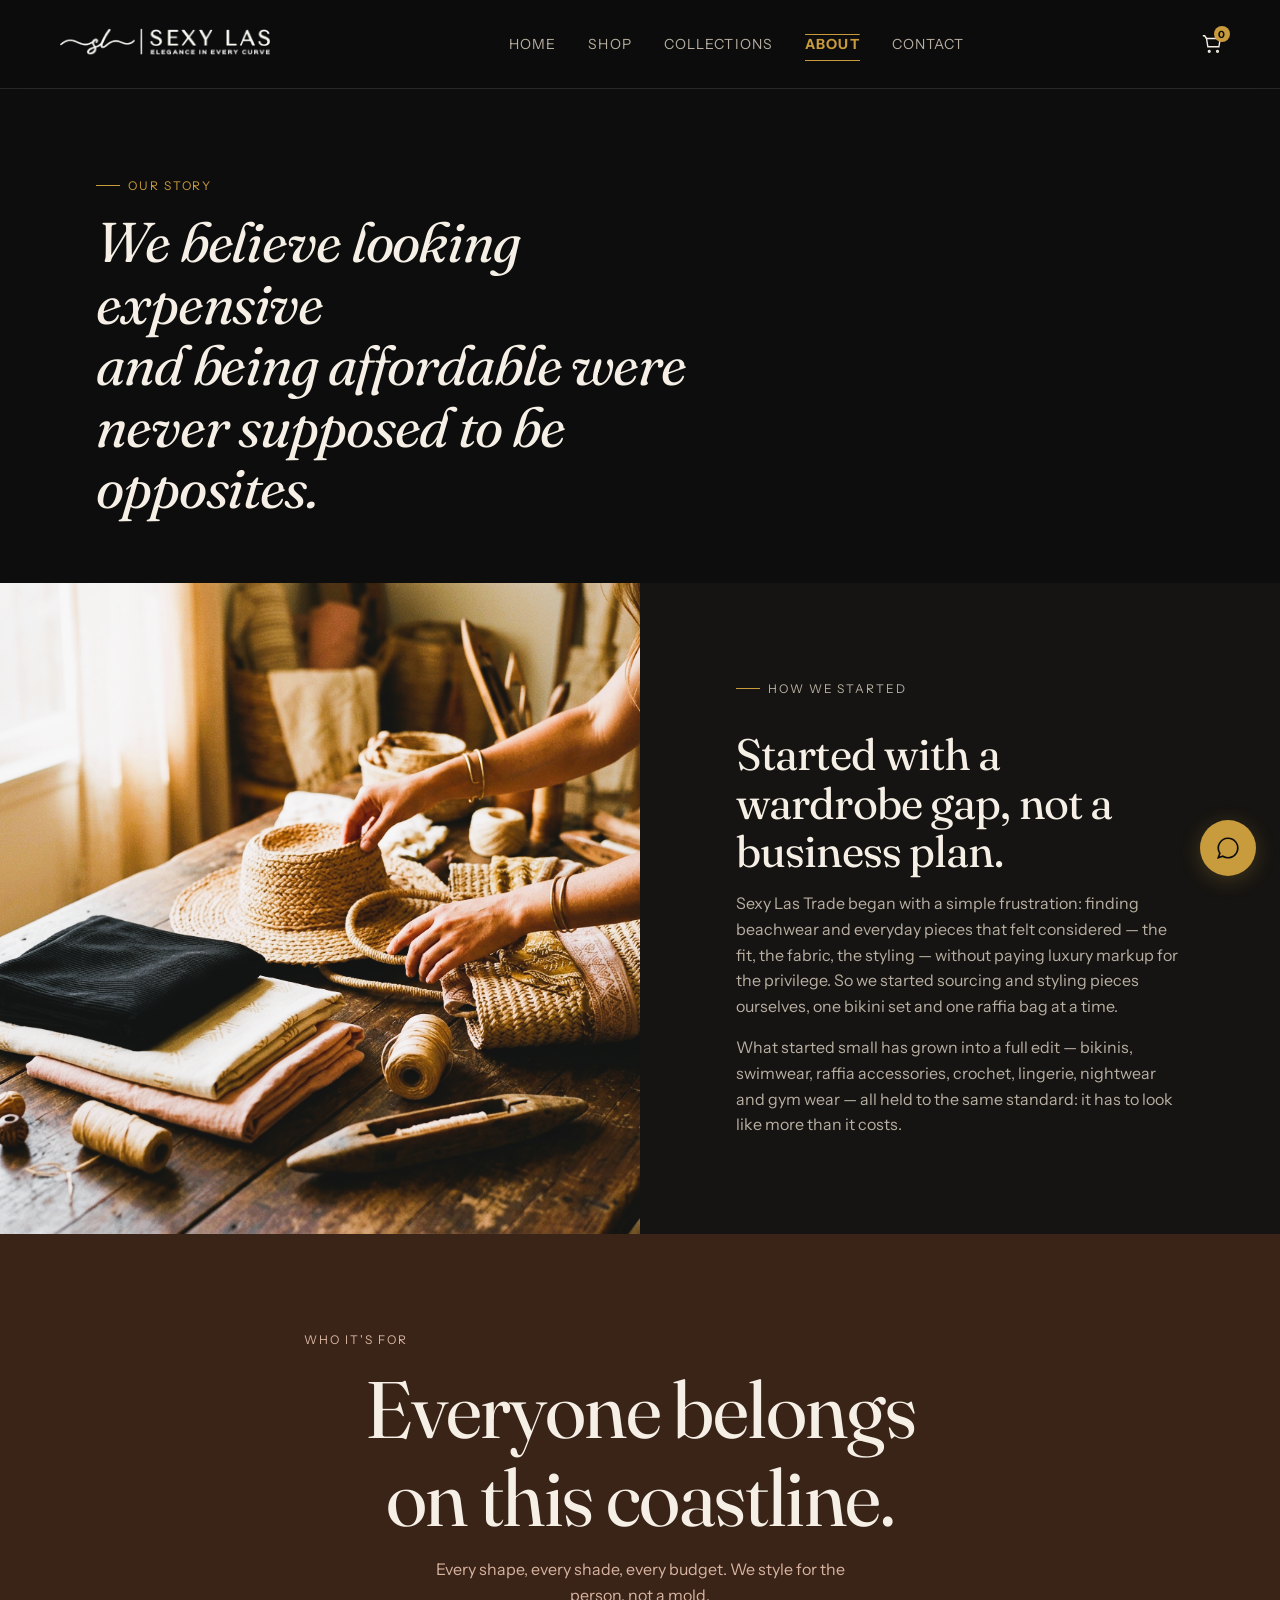
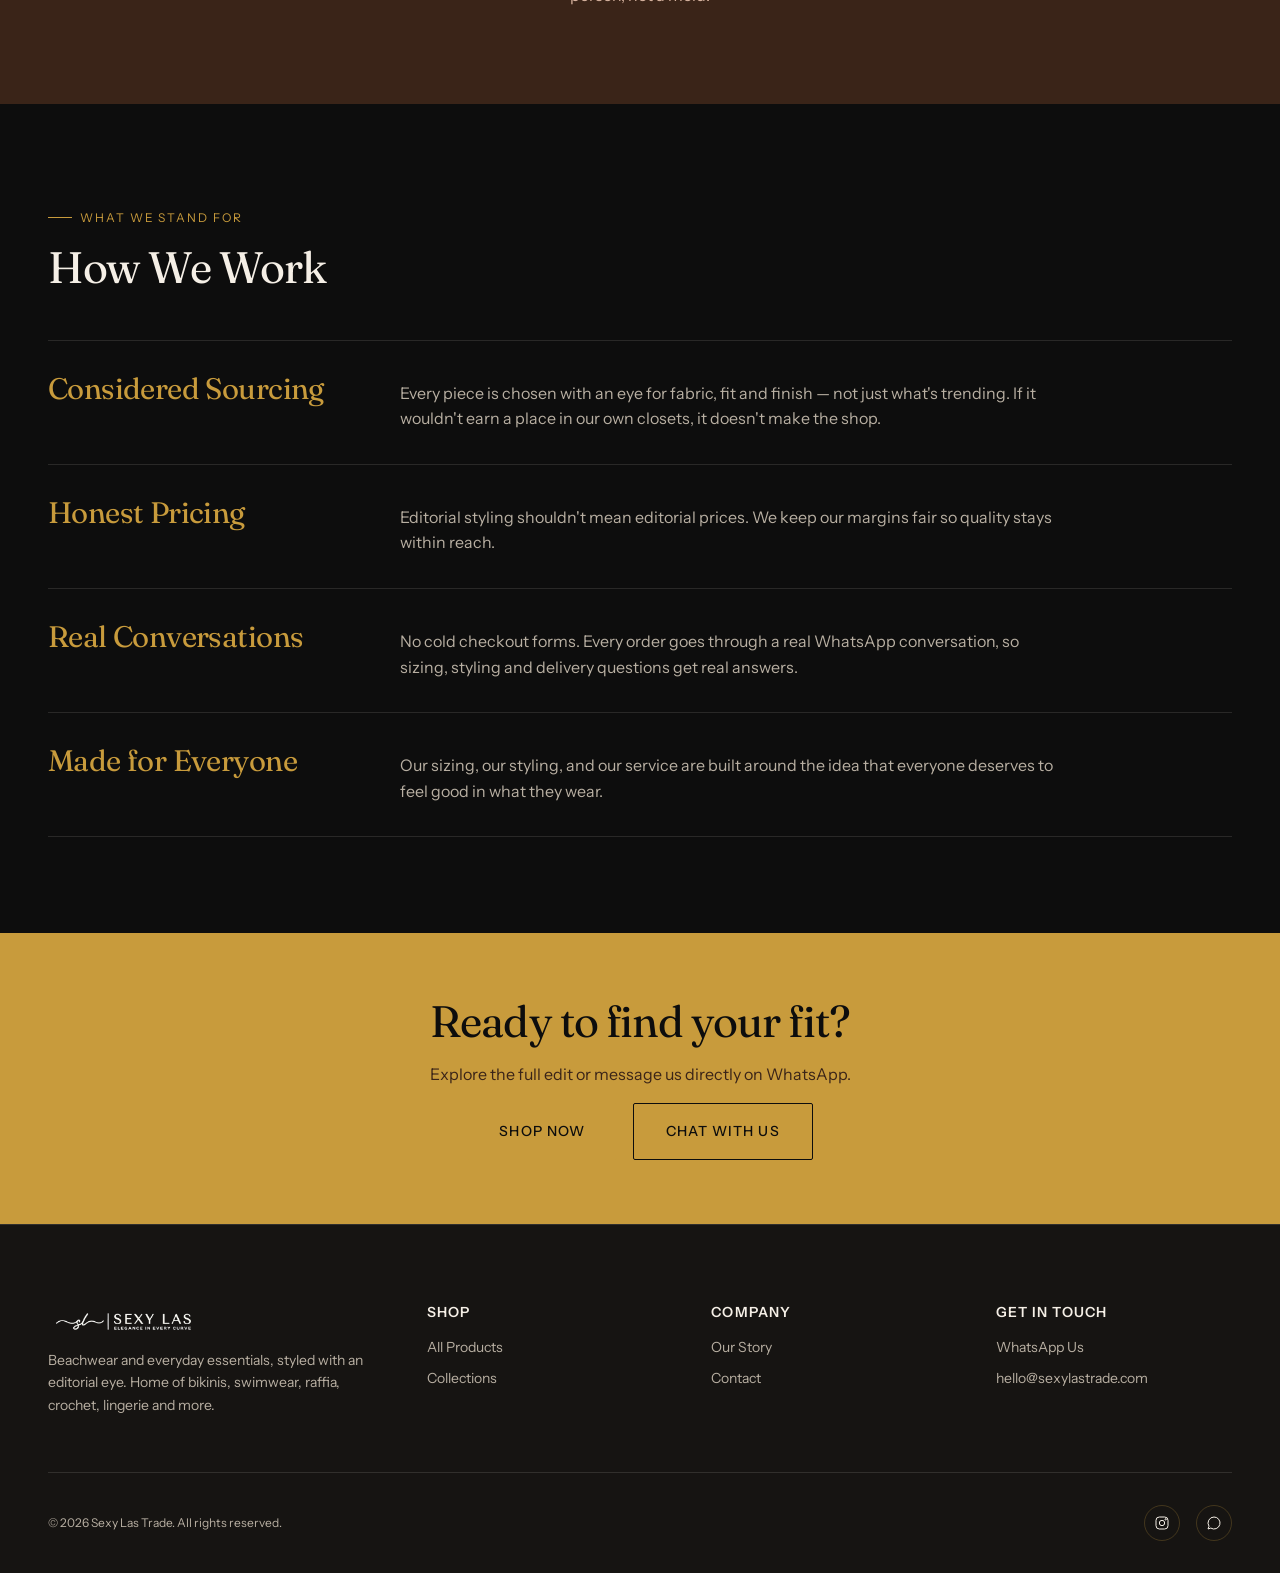
<file: about.html>
<!DOCTYPE html>
<html lang="en">
<head>
  <meta charset="UTF-8">
  <meta name="viewport" content="width=device-width, initial-scale=1.0">
  <title>Our Story — Sexy Las Trade</title>
  <meta name="description" content="Sexy Las Trade is built on one belief: beachwear and everyday essentials shouldn't force a choice between looking expensive and being affordable.">

  <meta
      property="og:title"
      content="Sexy Las Trade | Beachwear & Everyday Luxe."
    />
    <meta
      property="og:description"
      content="Bikinis, beachwear, raffia accessories, lingerie, crochet and gym wear for everyone."
    />
    <meta property="og:image" content="assets/images/logo/slogo.png" />
    <meta property="og:url" content="https://sexylas.netlify.app" />
    <meta property="og:type" content="website" />
    <meta name="twitter:card" content="summary_large_image" />


  <link rel="preconnect" href="https://fonts.googleapis.com">
  <link rel="preconnect" href="https://fonts.gstatic.com" crossorigin>
  <link href="https://fonts.googleapis.com/css2?family=Fraunces:ital,opsz,wght@0,9..144,300;0,9..144,400;0,9..144,500;0,9..144,600;1,9..144,400&family=Instrument+Sans:wght@400;500;600;700&display=swap" rel="stylesheet">
  
    <link rel="icon" type="image/png" sizes="192x192" href="assets/icons/shfavicon.io/android-chrome-192x192.png">
    <link rel="icon" type="image/png" sizes="512x512" href="assets/icons/shfavicon.io/android-chrome-512x512.png">
   <link rel="apple-touch-icon" sizes="180x180" href="assets/icons/shfavicon_io/apple-touch-icon.png">
   <link rel="icon" type="image/png" sizes="32x32" href="assets/icons/shfavicon_io/favicon-16x16.png">
   <link rel="icon" type="image/png" sizes="16x16" href="assets/icons/shfavicon_io/favicon-32x32.png">
   <link rel="manifest" href="assets/icons/shfavicon_io/site.webmanifest">


  <link rel="stylesheet" href="css/variables.css">
  <link rel="stylesheet" href="css/base.css">
  <link rel="stylesheet" href="css/layout.css">
  <link rel="stylesheet" href="css/components.css">
  <link rel="stylesheet" href="css/animations.css">
  <link rel="stylesheet" href="css/about.css">
</head>
<body>

   <!-- Page Loader -->
    <div class="page-loader" id="pageLoader">
      <div class="loader-logo"><img src="assets/logo/slogo.png"></div>
      <div class="loader-bar"><div class="loader-fill"></div></div>
    </div>
    
  <!-- ===== Header ===== -->
  <header class="site-header">
  <a href="index.html" class="site-header__logo"><img src="assets/logo/slogo.png"></a>
    <nav class="site-nav" aria-label="Primary">
      <a href="index.html">Home</a>
      <a href="shop.html">Shop</a>
      <a href="collections.html">Collections</a>
      <a href="about.html" aria-current="page">About</a>
      <a href="contact.html">Contact</a>
    </nav>

    <div class="site-header__actions">
      <button class="header-icon-btn" id="cart-toggle" aria-label="Open cart">
        <svg width="22" height="22" viewBox="0 0 24 24" fill="none" stroke="currentColor" stroke-width="1.5"><path d="M6 6h15l-1.5 9h-12z"/><circle cx="9" cy="20" r="1"/><circle cx="18" cy="20" r="1"/><path d="M6 6L4 3H2"/></svg>
        <span class="cart-count" id="cart-count" hidden>0</span>
      </button>
      <button class="mobile-menu-toggle" id="menu-toggle" aria-label="Open menu" aria-expanded="false">
        <span></span><span></span><span></span>
      </button>
    </div>
  </header>

  <!-- ===== Mobile Nav ===== -->
  <nav class="mobile-nav" id="mobile-nav" aria-label="Mobile">
    <a href="index.html">Home</a>
    <a href="shop.html">Shop</a>
    <a href="collections.html">Collections</a>
    <a href="about.html">About</a>
    <a href="contact.html">Contact</a>
  </nav>

  <main>

    <!-- ===== Intro Statement ===== -->
    <section class="about-intro">
      <div class="container">
        <p class="eyebrow">Our Story</p>
        <h1 class="about-intro__statement">We believe looking expensive<br>and being affordable were<br>never supposed to be opposites.</h1>
      </div>
    </section>

    <!-- ===== Origin — Image + Text ===== -->
    <section class="about-row">
      <div class="about-row__image" data-reveal="fade">
        <img src="assets/images/hero/hero-content sec.png" alt="Sexy Las Trade styling detail">
      </div>
      <div class="about-row__text">
        <p class="eyebrow" data-reveal>How We Started</p>
        <h2 data-reveal data-reveal-delay="1">Started with a wardrobe gap, not a business plan.</h2>
        <p data-reveal data-reveal-delay="2">Sexy Las Trade began with a simple frustration: finding beachwear and everyday pieces that felt considered — the fit, the fabric, the styling — without paying luxury markup for the privilege. So we started sourcing and styling pieces ourselves, one bikini set and one raffia bag at a time.</p>
        <p data-reveal data-reveal-delay="3">What started small has grown into a full edit — bikinis, swimwear, raffia accessories, crochet, lingerie, nightwear and gym wear — all held to the same standard: it has to look like more than it costs.</p>
      </div>
    </section>

    <!-- ===== Everyone Belongs ===== -->
    <section class="about-statement-band" data-reveal="fade">
      <div class="container">
        <p class="about-statement-band__label">Who It's For</p>
        <h2>Everyone belongs<br>on this coastline.</h2>
        <p class="about-statement-band__sub">Every shape, every shade, every budget. We style for the person, not a mold.</p>
      </div>
    </section>

    <!-- ===== Values — Editorial List ===== -->
    <section class="about-values container">
      <div class="section-heading" data-reveal>
        <p class="eyebrow">What We Stand For</p>
        <h2>How We Work</h2>
      </div>

      <div class="values-list">
        <div class="value-row" data-reveal>
          <h3 class="value-row__name">Considered Sourcing</h3>
          <p class="value-row__desc">Every piece is chosen with an eye for fabric, fit and finish — not just what's trending. If it wouldn't earn a place in our own closets, it doesn't make the shop.</p>
        </div>
        <div class="value-row" data-reveal data-reveal-delay="1">
          <h3 class="value-row__name">Honest Pricing</h3>
          <p class="value-row__desc">Editorial styling shouldn't mean editorial prices. We keep our margins fair so quality stays within reach.</p>
        </div>
        <div class="value-row" data-reveal data-reveal-delay="2">
          <h3 class="value-row__name">Real Conversations</h3>
          <p class="value-row__desc">No cold checkout forms. Every order goes through a real WhatsApp conversation, so sizing, styling and delivery questions get real answers.</p>
        </div>
        <div class="value-row" data-reveal data-reveal-delay="3">
          <h3 class="value-row__name">Made for Everyone</h3>
          <p class="value-row__desc">Our sizing, our styling, and our service are built around the idea that everyone deserves to feel good in what they wear.</p>
        </div>
      </div>
    </section>

    <!-- ===== CTA Band ===== -->
    <section class="cta-band">
      <div class="container cta-band__inner" data-reveal>
        <h2>Ready to find your fit?</h2>
        <p>Explore the full edit or message us directly on WhatsApp.</p>
        <div class="cta-band__actions">
          <a href="shop.html" class="btn btn--primary">Shop Now</a>
          <a href="https://wa.me/2340000000000" target="_blank" rel="noopener" class="btn btn--outline">Chat With Us</a>
        </div>
      </div>
    </section>

  </main>

  <!-- ===== Cart Drawer ===== -->
  <div class="cart-overlay" id="cart-overlay"></div>
  <aside class="cart-drawer" id="cart-drawer" role="dialog" aria-modal="true" aria-label="Shopping cart">
    <div class="cart-drawer__header">
      <h3>Your Bag</h3>
      <button id="cart-close" aria-label="Close cart">
        <svg width="20" height="20" viewBox="0 0 24 24" fill="none" stroke="currentColor" stroke-width="1.5"><path d="M6 6l12 12M18 6L6 18"/></svg>
      </button>
    </div>
    <div class="cart-drawer__items" id="cart-items">
      <div class="cart-drawer__empty">Your bag is empty.<br>Start exploring the shop.</div>
    </div>
    <div class="cart-drawer__footer" id="cart-footer" hidden>
      <div class="cart-drawer__subtotal">
        <span>Subtotal</span>
        <span id="cart-subtotal">₦0</span>
      </div>
      <button class="btn btn--primary btn--full" id="checkout-btn">Checkout via WhatsApp</button>
    </div>
  </aside>

  <!-- ===== Footer ===== -->
  <footer class="site-footer">
    <div class="container">
      <div class="footer-grid">
        <div class="footer-col">
           <a href="index.html" class="site-footer__logo"><img src="assets/logo/slogo.png" alt="sexylas trade"></a>
          <p>Beachwear and everyday essentials, styled with an editorial eye. Home of bikinis, swimwear, raffia, crochet, lingerie and more.</p>
        </div>
        <div class="footer-col">
          <h4>Shop</h4>
          <a href="shop.html">All Products</a>
          <a href="collections.html">Collections</a>
        </div>
        <div class="footer-col">
          <h4>Company</h4>
          <a href="about.html">Our Story</a>
          <a href="contact.html">Contact</a>
        </div>
        <div class="footer-col">
          <h4>Get in Touch</h4>
          <a href="https://wa.me/2347038376072" target="_blank" rel="noopener">WhatsApp Us</a>
          <a href="mailto:Hellosexylas@gmail.com">hello@sexylastrade.com</a>
        </div>
      </div>
      <div class="footer-bottom">
        <p>© 2026 Sexy Las Trade. All rights reserved.</p>
        <div class="footer-socials">
          <a href="https://www.instagram.com/sexy_las_?igsh=MWRmbnQ3OTNuMWVlNg%3D%3D&utm_source=qr" aria-label="Instagram">
            <svg width="16" height="16" viewBox="0 0 24 24" fill="none" stroke="currentColor" stroke-width="1.5"><rect x="3" y="3" width="18" height="18" rx="5"/><circle cx="12" cy="12" r="4"/><circle cx="17.5" cy="6.5" r="1"/></svg>
          </a>
          <a href="https://wa.me/2347038376072" target="_blank" rel="noopener" aria-label="WhatsApp">
            <svg width="16" height="16" viewBox="0 0 24 24" fill="none" stroke="currentColor" stroke-width="1.5"><path d="M12 3a9 9 0 00-7.5 13.9L3 21l4.2-1.4A9 9 0 1012 3z"/></svg>
          </a>
        </div>
      </div>
    </div>
  </footer>

  <a href="https://wa.me/2347038376072" target="_blank" rel="noopener" class="whatsapp-float" aria-label="Order via WhatsApp">
    <svg width="26" height="26" viewBox="0 0 24 24" fill="none" stroke="currentColor" stroke-width="1.5"><path d="M12 3a9 9 0 00-7.5 13.9L3 21l4.2-1.4A9 9 0 1012 3z"/></svg>
  </a>

  <script src="js/nav.js"></script>
  <script src="js/cart.js"></script>
  <script src="js/order.js"></script>
  <script src="js/animations.js"></script>
  <script src="js/main.js"></script>
</body>
</html>
</file>
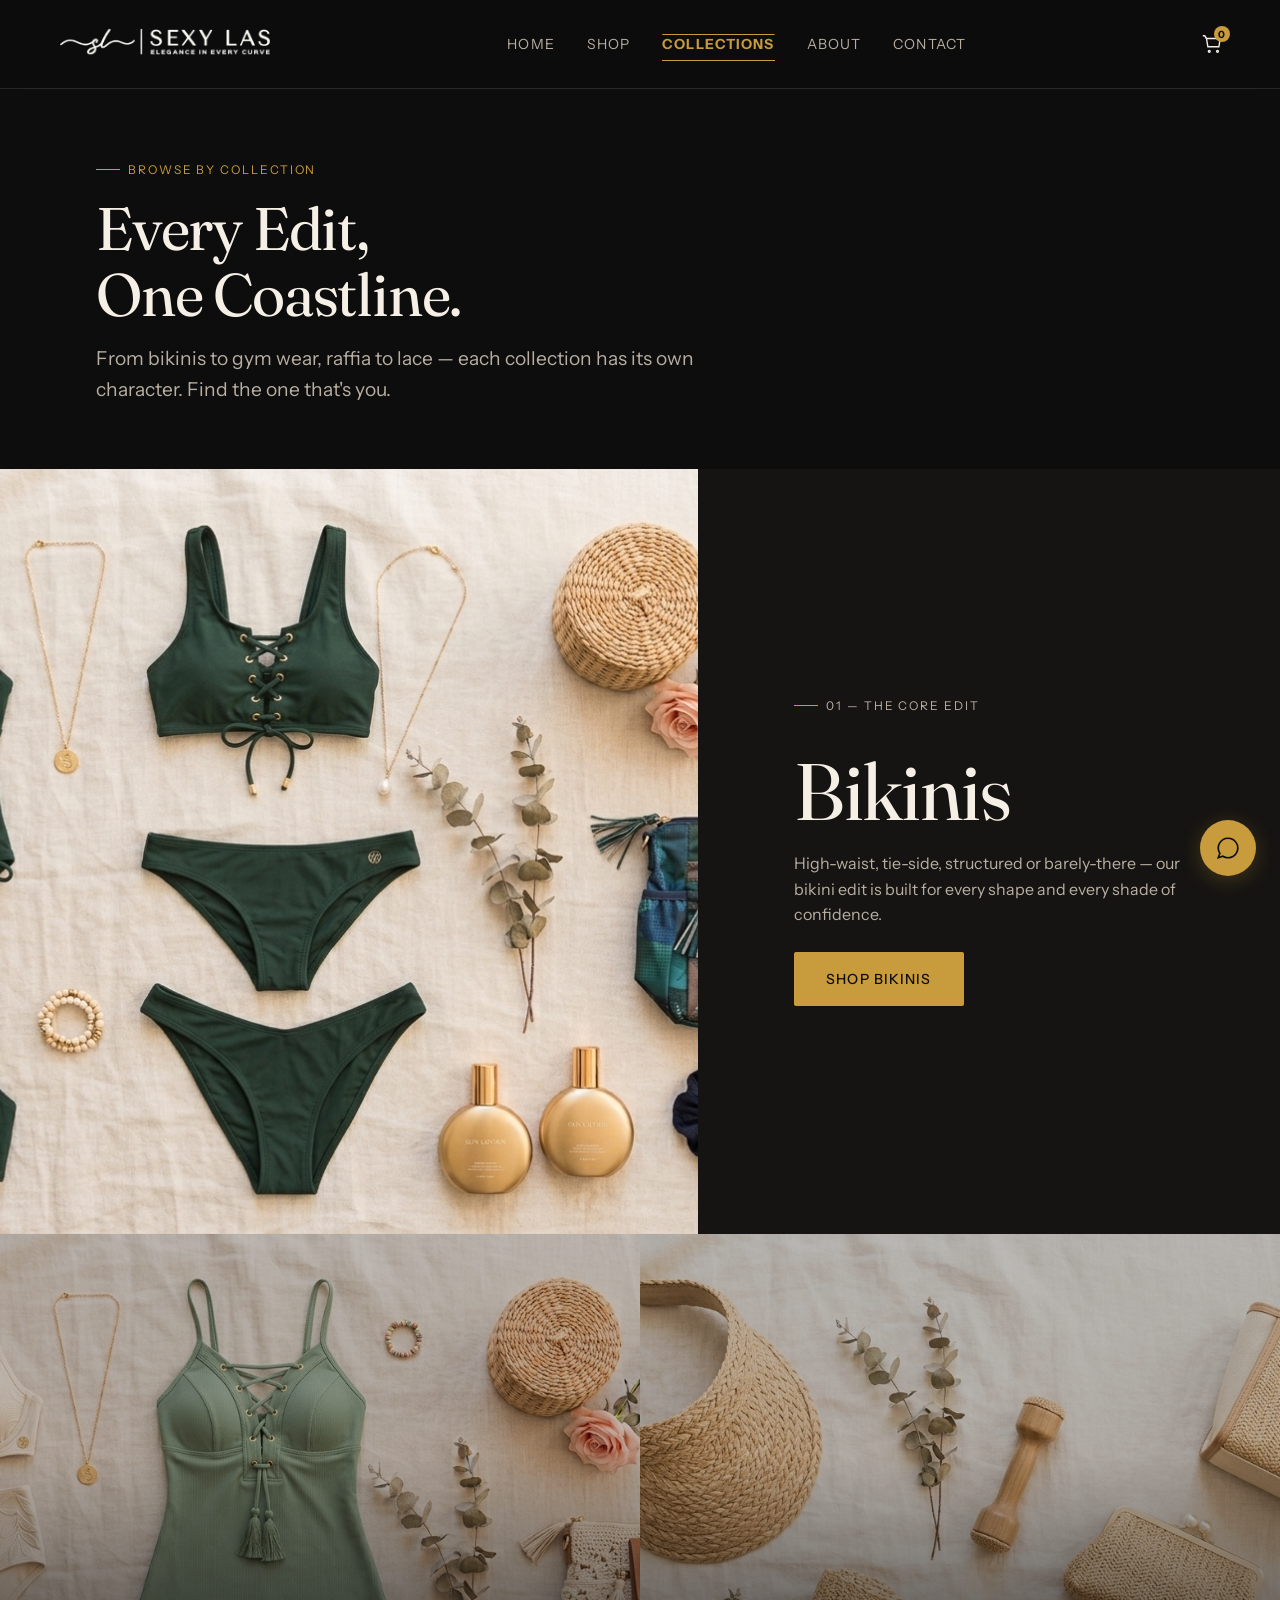
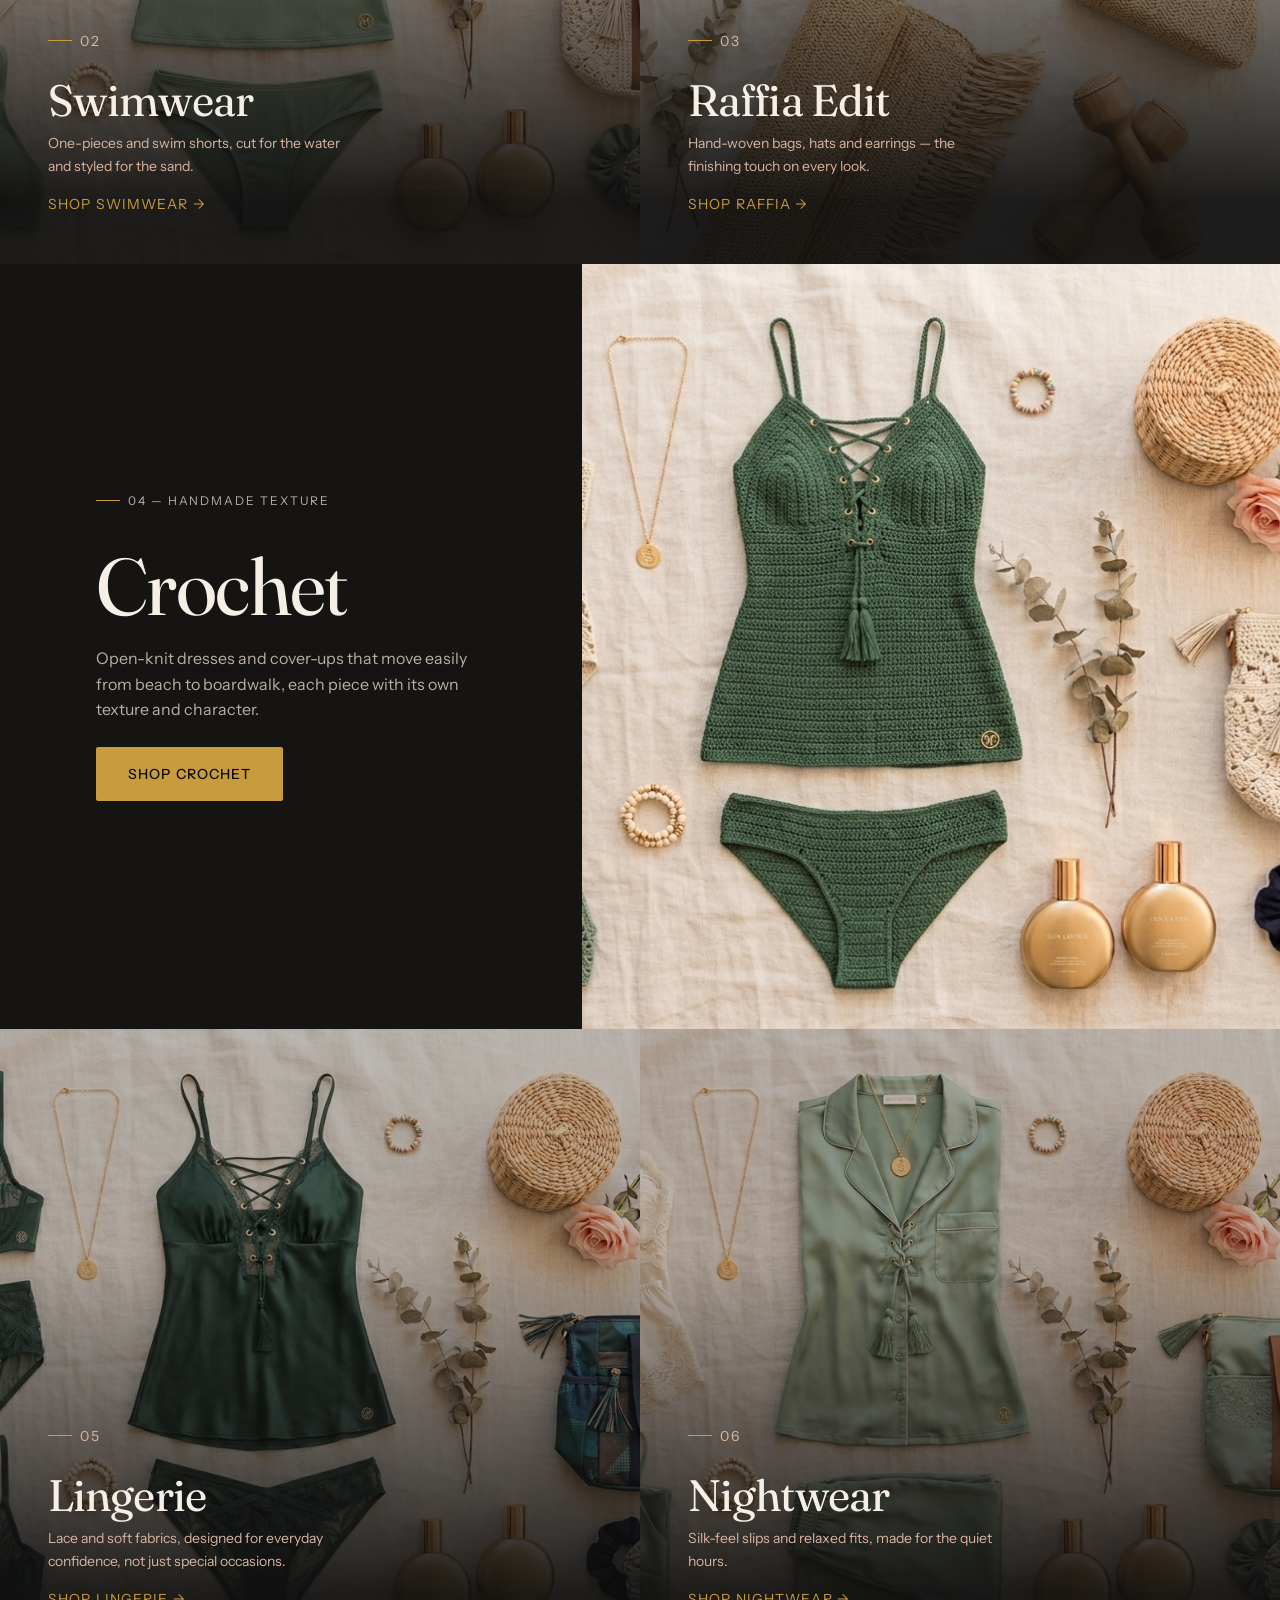
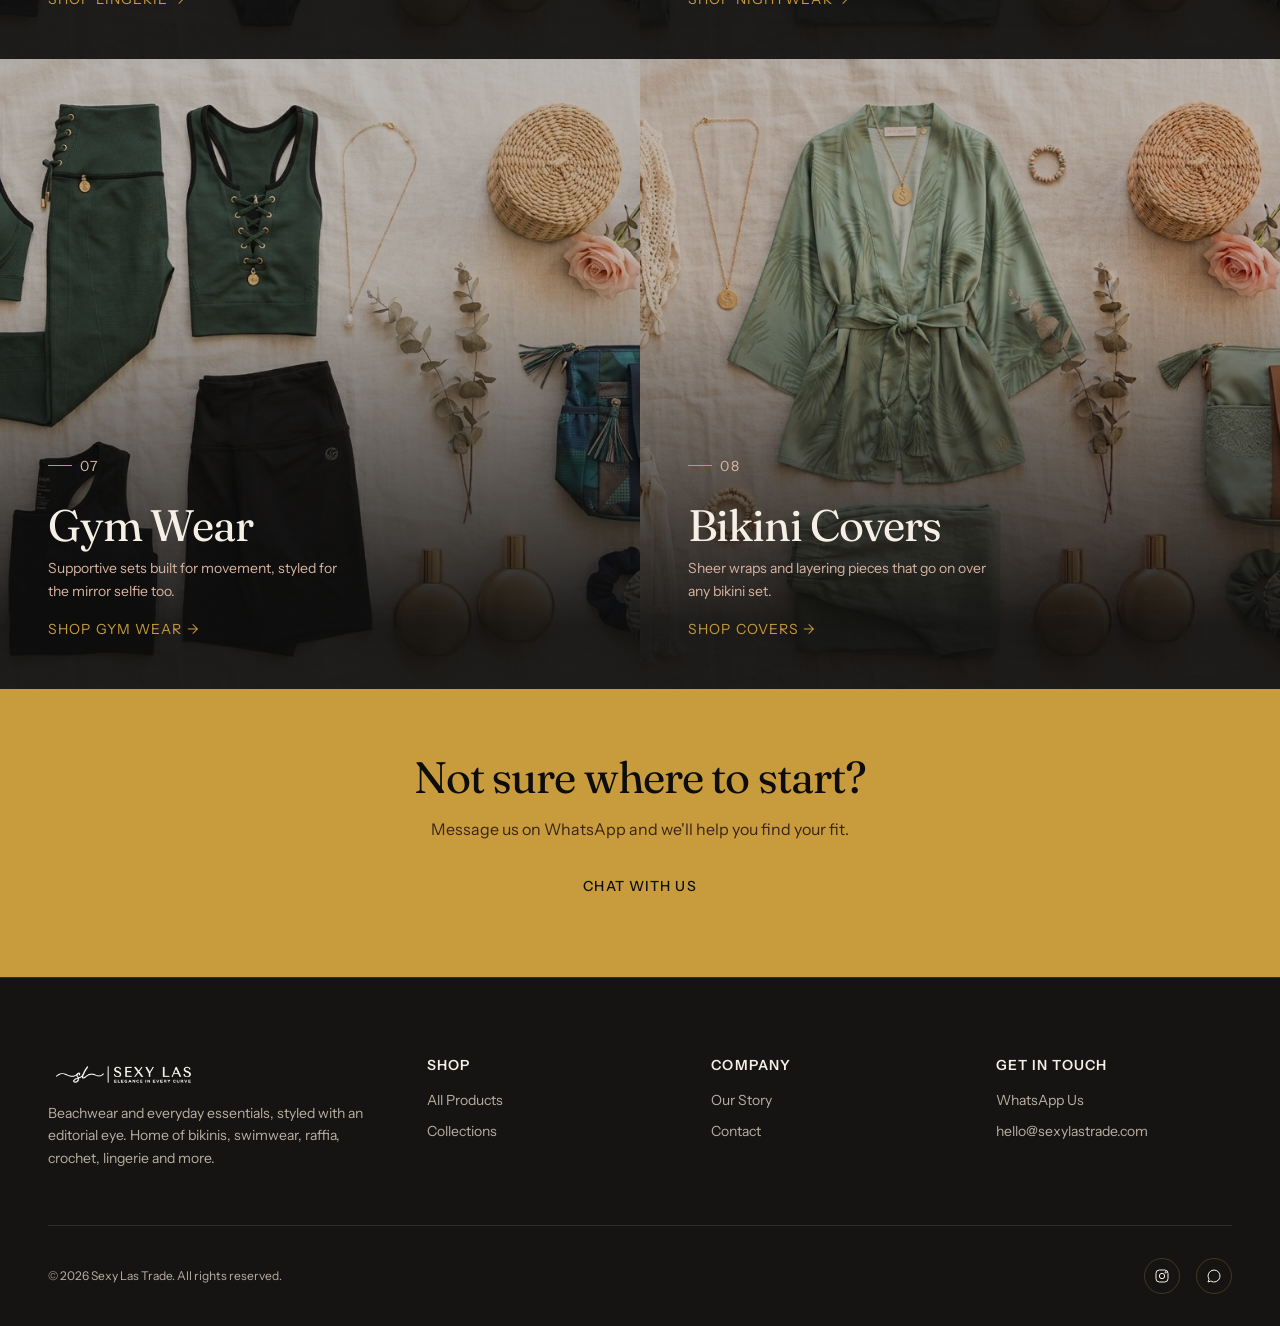
<file: collections.html>
<!DOCTYPE html>
<html lang="en">
<head>
  <meta charset="UTF-8">
  <meta name="viewport" content="width=device-width, initial-scale=1.0">
  <title>Collections — Sexy Las Trade</title>
  <meta name="description" content="Browse Sexy Las Trade by collection: bikinis, swimwear, raffia accessories, crochet, lingerie, nightwear, gym wear and bikini covers.">

  <meta
      property="og:title"
      content="Sexy Las Trade | Beachwear & Everyday Luxe."
    />
    <meta
      property="og:description"
      content="Bikinis, beachwear, raffia accessories, lingerie, crochet and gym wear for everyone."
    />
    <meta property="og:image" content="assets/images/logo/slogo.png" />
    <meta property="og:url" content="https://sexylas.netlify.app" />
    <meta property="og:type" content="website" />
    <meta name="twitter:card" content="summary_large_image" />


  <link rel="preconnect" href="https://fonts.googleapis.com">
  <link rel="preconnect" href="https://fonts.gstatic.com" crossorigin>
  <link href="https://fonts.googleapis.com/css2?family=Fraunces:ital,opsz,wght@0,9..144,300;0,9..144,400;0,9..144,500;0,9..144,600;1,9..144,400&family=Instrument+Sans:wght@400;500;600;700&display=swap" rel="stylesheet">
  
    <link rel="icon" type="image/png" sizes="192x192" href="assets/icons/shfavicon.io/android-chrome-192x192.png">
    <link rel="icon" type="image/png" sizes="512x512" href="assets/icons/shfavicon.io/android-chrome-512x512.png">
   <link rel="apple-touch-icon" sizes="180x180" href="assets/icons/shfavicon_io/apple-touch-icon.png">
   <link rel="icon" type="image/png" sizes="32x32" href="assets/icons/shfavicon_io/favicon-16x16.png">
   <link rel="icon" type="image/png" sizes="16x16" href="assets/icons/shfavicon_io/favicon-32x32.png">
   <link rel="manifest" href="assets/icons/shfavicon_io/site.webmanifest">

  <link rel="stylesheet" href="css/variables.css">
  <link rel="stylesheet" href="css/base.css">
  <link rel="stylesheet" href="css/layout.css">
  <link rel="stylesheet" href="css/components.css">
  <link rel="stylesheet" href="css/animations.css">
  <link rel="stylesheet" href="css/collections.css">
</head>
<body>

   <!-- Page Loader -->
    <div class="page-loader" id="pageLoader">
      <div class="loader-logo"><img src="assets/logo/slogo.png"></div>
      <div class="loader-bar"><div class="loader-fill"></div></div>
    </div>
    
  <!-- ===== Header ===== -->
  <header class="site-header">
     <a href="index.html" class="site-header__logo"><img src="assets/logo/slogo.png"></a>


    <nav class="site-nav" aria-label="Primary">
      <a href="index.html">Home</a>
      <a href="shop.html">Shop</a>
      <a href="collections.html" aria-current="page">Collections</a>
      <a href="about.html">About</a>
      <a href="contact.html">Contact</a>
    </nav>

    <div class="site-header__actions">
      <button class="header-icon-btn" id="cart-toggle" aria-label="Open cart">
        <svg width="22" height="22" viewBox="0 0 24 24" fill="none" stroke="currentColor" stroke-width="1.5"><path d="M6 6h15l-1.5 9h-12z"/><circle cx="9" cy="20" r="1"/><circle cx="18" cy="20" r="1"/><path d="M6 6L4 3H2"/></svg>
        <span class="cart-count" id="cart-count" hidden>0</span>
      </button>
      <button class="mobile-menu-toggle" id="menu-toggle" aria-label="Open menu" aria-expanded="false">
        <span></span><span></span><span></span>
      </button>
    </div>
  </header>

  <!-- ===== Mobile Nav ===== -->
  <nav class="mobile-nav" id="mobile-nav" aria-label="Mobile">
    <a href="index.html">Home</a>
    <a href="shop.html">Shop</a>
    <a href="collections.html">Collections</a>
    <a href="about.html">About</a>
    <a href="contact.html">Contact</a>
  </nav>

  <main>

    <!-- ===== Page Banner ===== -->
    <section class="collections-banner">
      <div class="container">
        <p class="eyebrow">Browse by Collection</p>
        <h1>Every Edit, <br>One Coastline.</h1>
        <p class="collections-banner__sub">From bikinis to gym wear, raffia to lace — each collection has its own character. Find the one that's you.</p>
      </div>
    </section>

    <!-- ===== Bikinis — Featured Full Banner ===== -->
    <section class="collection-feature" id="bikinis" data-reveal="fade">
      <img src="assets/images/products/bikinis-cat.png" alt="Bikinis collection">
      <div class="collection-feature__content">
        <p class="eyebrow">01 — The Core Edit</p>
        <h2>Bikinis</h2>
        <p>High-waist, tie-side, structured or barely-there — our bikini edit is built for every shape and every shade of confidence.</p>
        <a href="shop.html?category=Bikinis" class="btn btn--primary">Shop Bikinis</a>
      </div>
    </section>

    <!-- ===== Swimwear + Raffia — Split ===== -->
    <section class="collection-split">
      <a href="shop.html?category=Swimwear" class="collection-tile" id="swimwear" data-reveal>
        <img src="assets/images/products/swim-wears.png" alt="Swimwear collection">
        <div class="collection-tile__content">
          <p class="eyebrow">02</p>
          <h3>Swimwear</h3>
          <p>One-pieces and swim shorts, cut for the water and styled for the sand.</p>
          <span class="collection-tile__link">Shop Swimwear →</span>
        </div>
      </a>
      <a href="shop.html?category=Raffia%20Accessories" class="collection-tile" id="raffia" data-reveal data-reveal-delay="1">
        <img src="assets/images/products/rafias.png" alt="Raffia accessories collection">
        <div class="collection-tile__content">
          <p class="eyebrow">03</p>
          <h3>Raffia Edit</h3>
          <p>Hand-woven bags, hats and earrings — the finishing touch on every look.</p>
          <span class="collection-tile__link">Shop Raffia →</span>
        </div>
      </a>
    </section>

    <!-- ===== Crochet — Asymmetric Banner ===== -->
    <section class="collection-feature collection-feature--reverse" id="crochet" data-reveal="fade">
      <img src="assets/images/products/crochets.png" alt="Crochet collection">
      <div class="collection-feature__content">
        <p class="eyebrow">04 — Handmade Texture</p>
        <h2>Crochet</h2>
        <p>Open-knit dresses and cover-ups that move easily from beach to boardwalk, each piece with its own texture and character.</p>
        <a href="shop.html?category=Crochet" class="btn btn--primary">Shop Crochet</a>
      </div>
    </section>

    <!-- ===== Lingerie + Nightwear — Split ===== -->
    <section class="collection-split">
      <a href="shop.html?category=Lingerie" class="collection-tile" id="lingerie" data-reveal>
        <img src="assets/images/products/lingerie.png" alt="Lingerie collection">
        <div class="collection-tile__content">
          <p class="eyebrow">05</p>
          <h3>Lingerie</h3>
          <p>Lace and soft fabrics, designed for everyday confidence, not just special occasions.</p>
          <span class="collection-tile__link">Shop Lingerie →</span>
        </div>
      </a>
      <a href="shop.html?category=Nightwear" class="collection-tile" id="nightwear" data-reveal data-reveal-delay="1">
        <img src="assets/images/products/night-wears.png" alt="Nightwear collection">
        <div class="collection-tile__content">
          <p class="eyebrow">06</p>
          <h3>Nightwear</h3>
          <p>Silk-feel slips and relaxed fits, made for the quiet hours.</p>
          <span class="collection-tile__link">Shop Nightwear →</span>
        </div>
      </a>
    </section>

    <!-- ===== Gym Wear + Bikini Covers — Split ===== -->
    <section class="collection-split" id="gym">
      <a href="shop.html?category=Gym%20Wear" class="collection-tile" data-reveal>
        <img src="assets/images/products/gym-w.png" alt="Gym wear collection">
        <div class="collection-tile__content">
          <p class="eyebrow">07</p>
          <h3>Gym Wear</h3>
          <p>Supportive sets built for movement, styled for the mirror selfie too.</p>
          <span class="collection-tile__link">Shop Gym Wear →</span>
        </div>
      </a>
      <a href="shop.html?category=Bikini%20Covers" class="collection-tile" id="covers" data-reveal data-reveal-delay="1">
        <img src="assets/images/products/bikini-cov.png" alt="Bikini covers collection">
        <div class="collection-tile__content">
          <p class="eyebrow">08</p>
          <h3>Bikini Covers</h3>
          <p>Sheer wraps and layering pieces that go on over any bikini set.</p>
          <span class="collection-tile__link">Shop Covers →</span>
        </div>
      </a>
    </section>

    <!-- ===== CTA Band ===== -->
    <section class="cta-band">
      <div class="container cta-band__inner" data-reveal>
        <h2>Not sure where to start?</h2>
        <p>Message us on WhatsApp and we'll help you find your fit.</p>
        <a href="https://wa.me/2347038376072" target="_blank" rel="noopener" class="btn btn--primary">Chat With Us</a>
      </div>
    </section>

  </main>

  <!-- ===== Cart Drawer ===== -->
  <div class="cart-overlay" id="cart-overlay"></div>
  <aside class="cart-drawer" id="cart-drawer" role="dialog" aria-modal="true" aria-label="Shopping cart">
    <div class="cart-drawer__header">
      <h3>Your Bag</h3>
      <button id="cart-close" aria-label="Close cart">
        <svg width="20" height="20" viewBox="0 0 24 24" fill="none" stroke="currentColor" stroke-width="1.5"><path d="M6 6l12 12M18 6L6 18"/></svg>
      </button>
    </div>
    <div class="cart-drawer__items" id="cart-items">
      <div class="cart-drawer__empty">Your bag is empty.<br>Start exploring the shop.</div>
    </div>
    <div class="cart-drawer__footer" id="cart-footer" hidden>
      <div class="cart-drawer__subtotal">
        <span>Subtotal</span>
        <span id="cart-subtotal">₦0</span>
      </div>
      <button class="btn btn--primary btn--full" id="checkout-btn">Checkout via WhatsApp</button>
    </div>
  </aside>

  <!-- ===== Footer ===== -->
  <footer class="site-footer">
    <div class="container">
      <div class="footer-grid">
        <div class="footer-col">
           <a href="index.html" class="site-footer__logo"><img src="assets/logo/slogo.png" alt="sexylas trade"></a>
          <p>Beachwear and everyday essentials, styled with an editorial eye. Home of bikinis, swimwear, raffia, crochet, lingerie and more.</p>
        </div>
        <div class="footer-col">
          <h4>Shop</h4>
          <a href="shop.html">All Products</a>
          <a href="collections.html">Collections</a>
        </div>
        <div class="footer-col">
          <h4>Company</h4>
          <a href="about.html">Our Story</a>
          <a href="contact.html">Contact</a>
        </div>
        <div class="footer-col">
          <h4>Get in Touch</h4>
          <a href="https://wa.me/2347038376072" target="_blank" rel="noopener">WhatsApp Us</a>
          <a href="mailto:Hellosexylas@gmail.com">hello@sexylastrade.com</a>
        </div>
      </div>
      <div class="footer-bottom">
        <p>© 2026 Sexy Las Trade. All rights reserved.</p>
        <div class="footer-socials">
          <a href="https://www.instagram.com/sexy_las_?igsh=MWRmbnQ3OTNuMWVlNg%3D%3D&utm_source=qr" aria-label="Instagram">
            <svg width="16" height="16" viewBox="0 0 24 24" fill="none" stroke="currentColor" stroke-width="1.5"><rect x="3" y="3" width="18" height="18" rx="5"/><circle cx="12" cy="12" r="4"/><circle cx="17.5" cy="6.5" r="1"/></svg>
          </a>
          <a href="https://wa.me/2347038376072" target="_blank" rel="noopener" aria-label="WhatsApp">
            <svg width="16" height="16" viewBox="0 0 24 24" fill="none" stroke="currentColor" stroke-width="1.5"><path d="M12 3a9 9 0 00-7.5 13.9L3 21l4.2-1.4A9 9 0 1012 3z"/></svg>
          </a>
        </div>
      </div>
    </div>
  </footer>

  <a href="https://wa.me/2340000000000" target="_blank" rel="noopener" class="whatsapp-float" aria-label="Order via WhatsApp">
    <svg width="26" height="26" viewBox="0 0 24 24" fill="none" stroke="currentColor" stroke-width="1.5"><path d="M12 3a9 9 0 00-7.5 13.9L3 21l4.2-1.4A9 9 0 1012 3z"/></svg>
  </a>

  <script src="js/nav.js"></script>
  <script src="js/cart.js"></script>
  <script src="js/order.js"></script>
  <script src="js/animations.js"></script>
  <script src="js/main.js"></script>
</body>
</html>
</file>
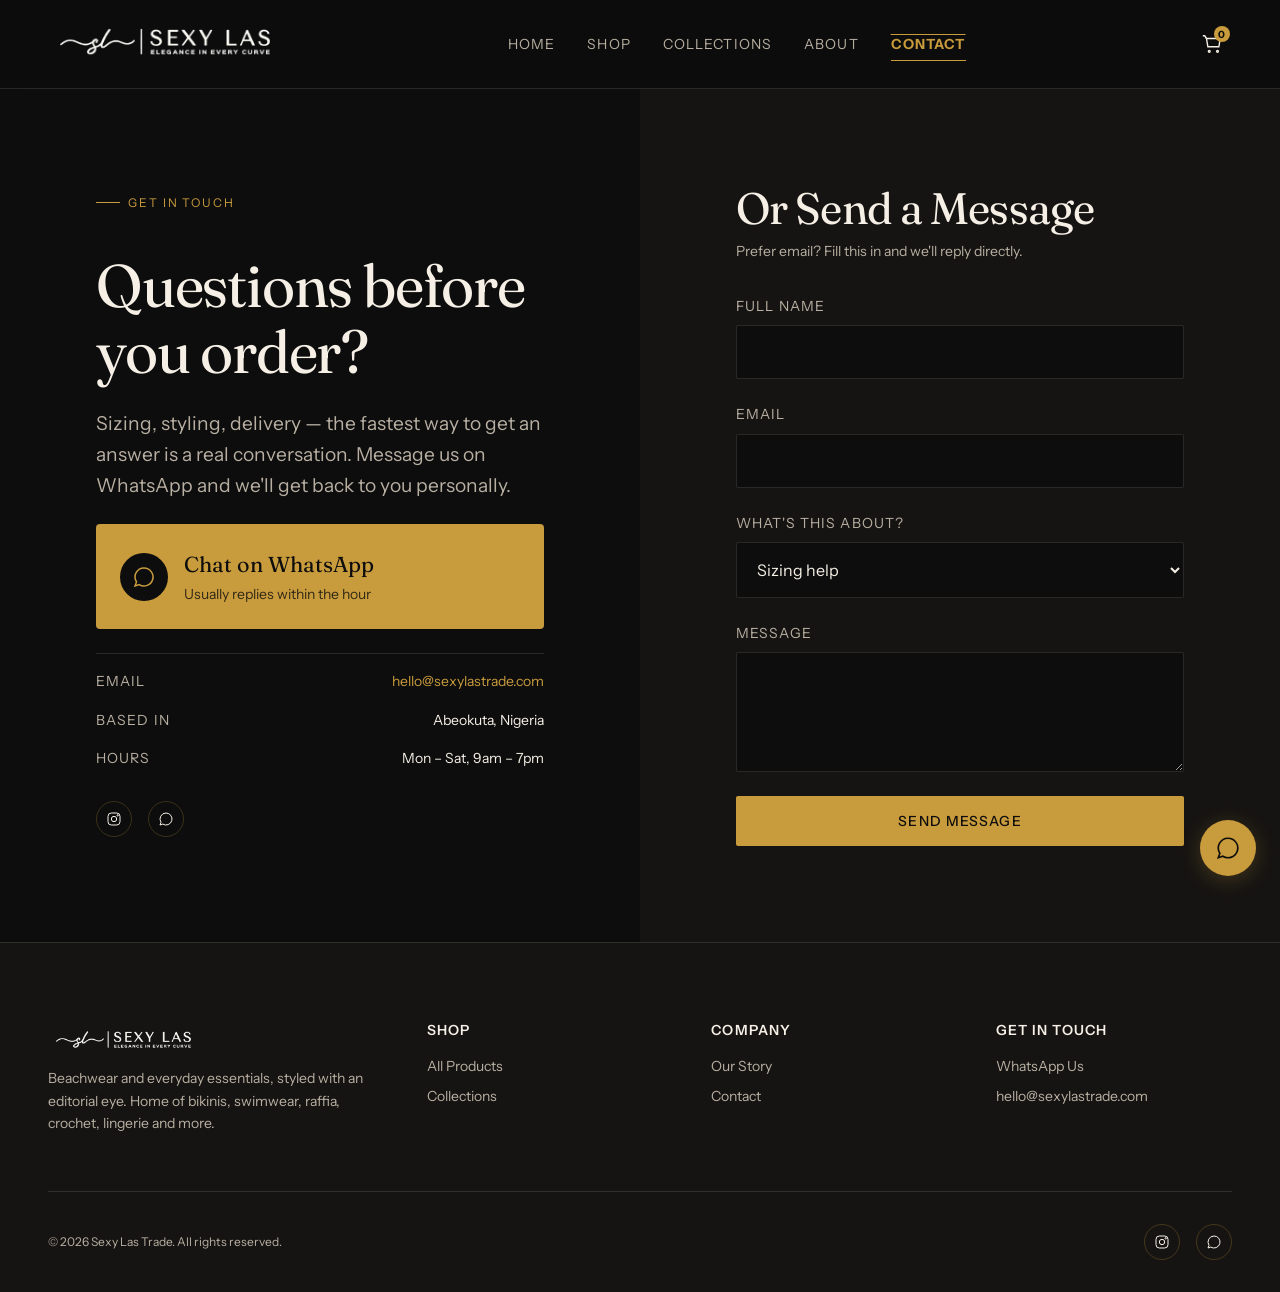
<file: contact.html>
<!DOCTYPE html>
<html lang="en">
<head>
  <meta charset="UTF-8">
  <meta name="viewport" content="width=device-width, initial-scale=1.0">
  <title>Contact — Sexy Las Trade</title>
  <meta name="description" content="Get in touch with Sexy Las Trade on WhatsApp or send us a message about sizing, styling, or an order.">

   <meta
      property="og:title"
      content="Sexy Las Trade | Beachwear & Everyday Luxe."
    />
    <meta
      property="og:description"
      content="Bikinis, beachwear, raffia accessories, lingerie, crochet and gym wear for everyone."
    />
    <meta property="og:image" content="assets/images/logo/slogo.png" />
    <meta property="og:url" content="https://sexylas.netlify.app" />
    <meta property="og:type" content="website" />
    <meta name="twitter:card" content="summary_large_image" />


  <link rel="preconnect" href="https://fonts.googleapis.com">
  <link rel="preconnect" href="https://fonts.gstatic.com" crossorigin>
  <link href="https://fonts.googleapis.com/css2?family=Fraunces:ital,opsz,wght@0,9..144,300;0,9..144,400;0,9..144,500;0,9..144,600;1,9..144,400&family=Instrument+Sans:wght@400;500;600;700&display=swap" rel="stylesheet">
  
    <link rel="icon" type="image/png" sizes="192x192" href="assets/icons/shfavicon.io/android-chrome-192x192.png">
    <link rel="icon" type="image/png" sizes="512x512" href="assets/icons/shfavicon.io/android-chrome-512x512.png">
   <link rel="apple-touch-icon" sizes="180x180" href="assets/icons/shfavicon_io/apple-touch-icon.png">
   <link rel="icon" type="image/png" sizes="32x32" href="assets/icons/shfavicon_io/favicon-16x16.png">
   <link rel="icon" type="image/png" sizes="16x16" href="assets/icons/shfavicon_io/favicon-32x32.png">
   <link rel="manifest" href="assets/icons/shfavicon_io/site.webmanifest">

  <link rel="stylesheet" href="css/variables.css">
  <link rel="stylesheet" href="css/base.css">
  <link rel="stylesheet" href="css/layout.css">
  <link rel="stylesheet" href="css/components.css">
  <link rel="stylesheet" href="css/animations.css">
  <link rel="stylesheet" href="css/contact.css">
</head>
<body>

 <!-- Page Loader -->
    <div class="page-loader" id="pageLoader">
      <div class="loader-logo"><img src="assets/logo/slogo.png"></div>
      <div class="loader-bar"><div class="loader-fill"></div></div>
    </div>

  <!-- ===== Header ===== -->
  <header class="site-header">
    <a href="index.html" class="site-header__logo"><img src="assets/logo/slogo.png"></a>


    <nav class="site-nav" aria-label="Primary">
      <a href="index.html">Home</a>
      <a href="shop.html">Shop</a>
      <a href="collections.html">Collections</a>
      <a href="about.html">About</a>
      <a href="contact.html" aria-current="page">Contact</a>
    </nav>

    <div class="site-header__actions">
      <button class="header-icon-btn" id="cart-toggle" aria-label="Open cart">
        <svg width="22" height="22" viewBox="0 0 24 24" fill="none" stroke="currentColor" stroke-width="1.5"><path d="M6 6h15l-1.5 9h-12z"/><circle cx="9" cy="20" r="1"/><circle cx="18" cy="20" r="1"/><path d="M6 6L4 3H2"/></svg>
        <span class="cart-count" id="cart-count" hidden>0</span>
      </button>
      <button class="mobile-menu-toggle" id="menu-toggle" aria-label="Open menu" aria-expanded="false">
        <span></span><span></span><span></span>
      </button>
    </div>
  </header>

  <!-- ===== Mobile Nav ===== -->
  <nav class="mobile-nav" id="mobile-nav" aria-label="Mobile">
    <a href="index.html">Home</a>
    <a href="shop.html">Shop</a>
    <a href="collections.html">Collections</a>
    <a href="about.html">About</a>
    <a href="contact.html">Contact</a>
  </nav>

  <main>

    <!-- ===== Contact Split ===== -->
    <section class="contact-split">

      <!-- ---- Info Column ---- -->
      <div class="contact-info">
        <p class="eyebrow" data-reveal>Get In Touch</p>
        <h1 data-reveal data-reveal-delay="1">Questions before<br>you order?</h1>
        <p class="contact-info__lead" data-reveal data-reveal-delay="2">Sizing, styling, delivery — the fastest way to get an answer is a real conversation. Message us on WhatsApp and we'll get back to you personally.</p>

        <a href="https://wa.me/2347038376072" target="_blank" rel="noopener" class="contact-whatsapp-card" data-reveal data-reveal-delay="3">
          <span class="contact-whatsapp-card__icon">
            <svg width="24" height="24" viewBox="0 0 24 24" fill="none" stroke="currentColor" stroke-width="1.5"><path d="M12 3a9 9 0 00-7.5 13.9L3 21l4.2-1.4A9 9 0 1012 3z"/></svg>
          </span>
          <span>
            <span class="contact-whatsapp-card__title">Chat on WhatsApp</span>
            <span class="contact-whatsapp-card__sub">Usually replies within the hour</span>
          </span>
        </a>

        <div class="contact-details" data-reveal>
          <div class="contact-detail-row">
            <span class="contact-detail-row__label">Email</span>
            <a href="mailto:hello@sexylastrade.com">hello@sexylastrade.com</a>
          </div>
          <div class="contact-detail-row">
            <span class="contact-detail-row__label">Based In</span>
            <span>Abeokuta, Nigeria</span>
          </div>
          <div class="contact-detail-row">
            <span class="contact-detail-row__label">Hours</span>
            <span>Mon – Sat, 9am – 7pm</span>
          </div>
        </div>

        <div class="footer-socials contact-socials" data-reveal>
          <a href="#" aria-label="Instagram">
            <svg width="16" height="16" viewBox="0 0 24 24" fill="none" stroke="currentColor" stroke-width="1.5"><rect x="3" y="3" width="18" height="18" rx="5"/><circle cx="12" cy="12" r="4"/><circle cx="17.5" cy="6.5" r="1"/></svg>
          </a>
          <a href="https://wa.me/2347038376072" target="_blank" rel="noopener" aria-label="WhatsApp">
            <svg width="16" height="16" viewBox="0 0 24 24" fill="none" stroke="currentColor" stroke-width="1.5"><path d="M12 3a9 9 0 00-7.5 13.9L3 21l4.2-1.4A9 9 0 1012 3z"/></svg>
          </a>
        </div>
      </div>

      <!-- ---- Form Column ---- -->
      <div class="contact-form-col" data-reveal="fade">
        <h2>Or Send a Message</h2>
        <p class="contact-form-col__sub">Prefer email? Fill this in and we'll reply directly.</p>

        <form id="contact-form" action="https://formsubmit.co/Hellosexylas@gmail.com" method="POST">
          <input type="hidden" name="_subject" value="New message — Sexy Las Trade contact form">
          <input type="hidden" name="_captcha" value="false">
          <input type="hidden" name="_template" value="table">

          <div class="form-group">
            <label for="contact-name">Full Name</label>
            <input type="text" id="contact-name" name="Full Name" required>
          </div>
          <div class="form-group">
            <label for="contact-email">Email</label>
            <input type="email" id="contact-email" name="Email" required>
          </div>
          <div class="form-group">
            <label for="contact-topic">What's this about?</label>
            <select id="contact-topic" name="Topic">
              <option>Sizing help</option>
              <option>Order question</option>
              <option>Delivery question</option>
              <option>Something else</option>
            </select>
          </div>
          <div class="form-group">
            <label for="contact-message">Message</label>
            <textarea id="contact-message" name="Message" required></textarea>
          </div>
          <button type="submit" class="btn btn--primary btn--full">Send Message</button>
        </form>
        <p class="contact-form-col__note" id="contact-form-note" hidden>Message sent — we'll get back to you soon.</p>
      </div>

    </section>

  </main>

  <!-- ===== Cart Drawer ===== -->
  <div class="cart-overlay" id="cart-overlay"></div>
  <aside class="cart-drawer" id="cart-drawer" role="dialog" aria-modal="true" aria-label="Shopping cart">
    <div class="cart-drawer__header">
      <h3>Your Bag</h3>
      <button id="cart-close" aria-label="Close cart">
        <svg width="20" height="20" viewBox="0 0 24 24" fill="none" stroke="currentColor" stroke-width="1.5"><path d="M6 6l12 12M18 6L6 18"/></svg>
      </button>
    </div>
    <div class="cart-drawer__items" id="cart-items">
      <div class="cart-drawer__empty">Your bag is empty.<br>Start exploring the shop.</div>
    </div>
    <div class="cart-drawer__footer" id="cart-footer" hidden>
      <div class="cart-drawer__subtotal">
        <span>Subtotal</span>
        <span id="cart-subtotal">₦0</span>
      </div>
      <button class="btn btn--primary btn--full" id="checkout-btn">Checkout via WhatsApp</button>
    </div>
  </aside>

  <!-- ===== Footer ===== -->
  <footer class="site-footer">
    <div class="container">
      <div class="footer-grid">
        <div class="footer-col">
          <a href="index.html" class="site-footer__logo"><img src="assets/logo/slogo.png" alt="sexylas trade"></a>
          <p>Beachwear and everyday essentials, styled with an editorial eye. Home of bikinis, swimwear, raffia, crochet, lingerie and more.</p>
        </div>
        <div class="footer-col">
          <h4>Shop</h4>
          <a href="shop.html">All Products</a>
          <a href="collections.html">Collections</a>
        </div>
        <div class="footer-col">
          <h4>Company</h4>
          <a href="about.html">Our Story</a>
          <a href="contact.html">Contact</a>
        </div>
        <div class="footer-col">
          <h4>Get in Touch</h4>
          <a href="https://wa.me/2347038376072" target="_blank" rel="noopener">WhatsApp Us</a>
          <a href="mailto:Hellosexylas@gmail.com">hello@sexylastrade.com</a>
        </div>
      </div>
      <div class="footer-bottom">
        <p>© 2026 Sexy Las Trade. All rights reserved.</p>
        <div class="footer-socials">
          <a href="https://www.instagram.com/sexy_las_?igsh=MWRmbnQ3OTNuMWVlNg%3D%3D&utm_source=qr" aria-label="Instagram">
            <svg width="16" height="16" viewBox="0 0 24 24" fill="none" stroke="currentColor" stroke-width="1.5"><rect x="3" y="3" width="18" height="18" rx="5"/><circle cx="12" cy="12" r="4"/><circle cx="17.5" cy="6.5" r="1"/></svg>
          </a>
          <a href="https://wa.me/2347038376072" target="_blank" rel="noopener" aria-label="WhatsApp">
            <svg width="16" height="16" viewBox="0 0 24 24" fill="none" stroke="currentColor" stroke-width="1.5"><path d="M12 3a9 9 0 00-7.5 13.9L3 21l4.2-1.4A9 9 0 1012 3z"/></svg>
          </a>
        </div>
      </div>
    </div>
  </footer>

  <a href="https://wa.me/2347038376072" target="_blank" rel="noopener" class="whatsapp-float" aria-label="Order via WhatsApp">
    <svg width="26" height="26" viewBox="0 0 24 24" fill="none" stroke="currentColor" stroke-width="1.5"><path d="M12 3a9 9 0 00-7.5 13.9L3 21l4.2-1.4A9 9 0 1012 3z"/></svg>
  </a>

  <script src="js/nav.js"></script>
  <script src="js/cart.js"></script>
  <script src="js/order.js"></script>
  <script src="js/contact.js"></script>
  <script src="js/animations.js"></script>
  <script src="js/main.js"></script>
</body>
</html>
</file>
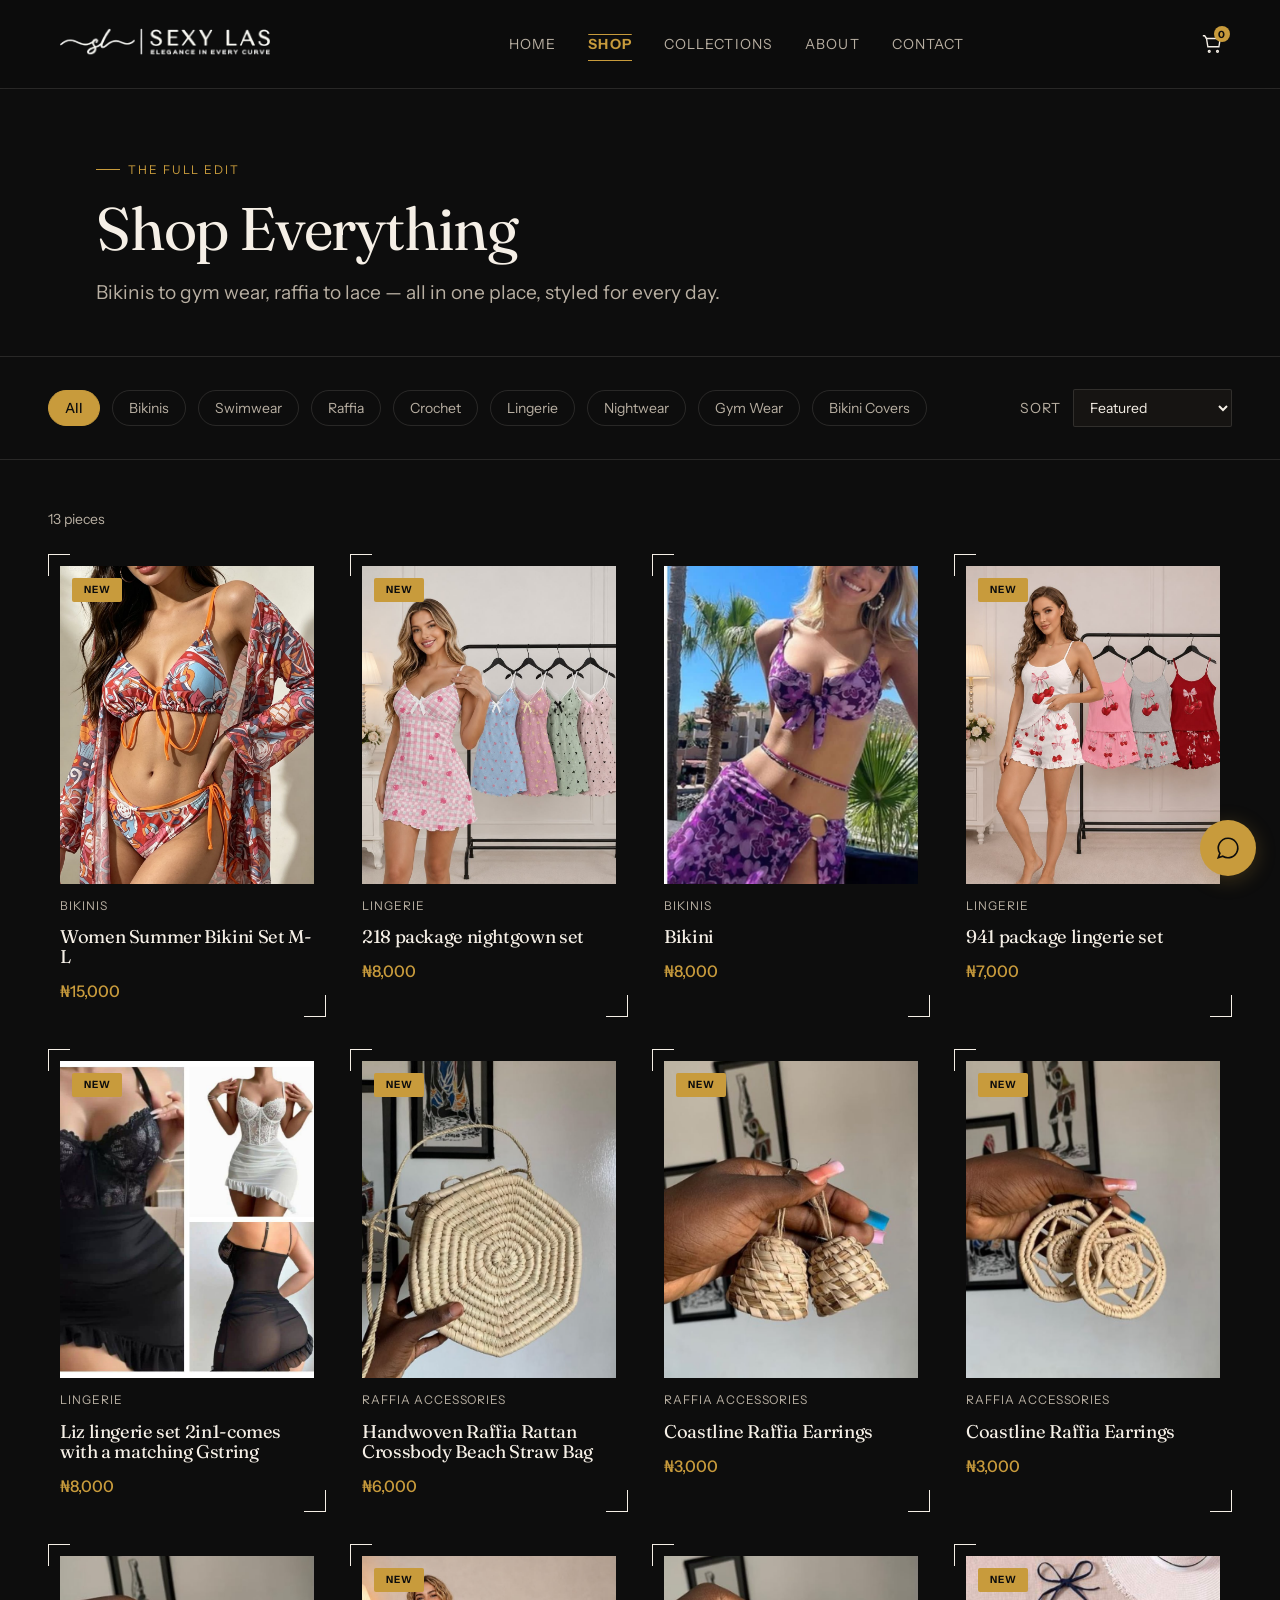
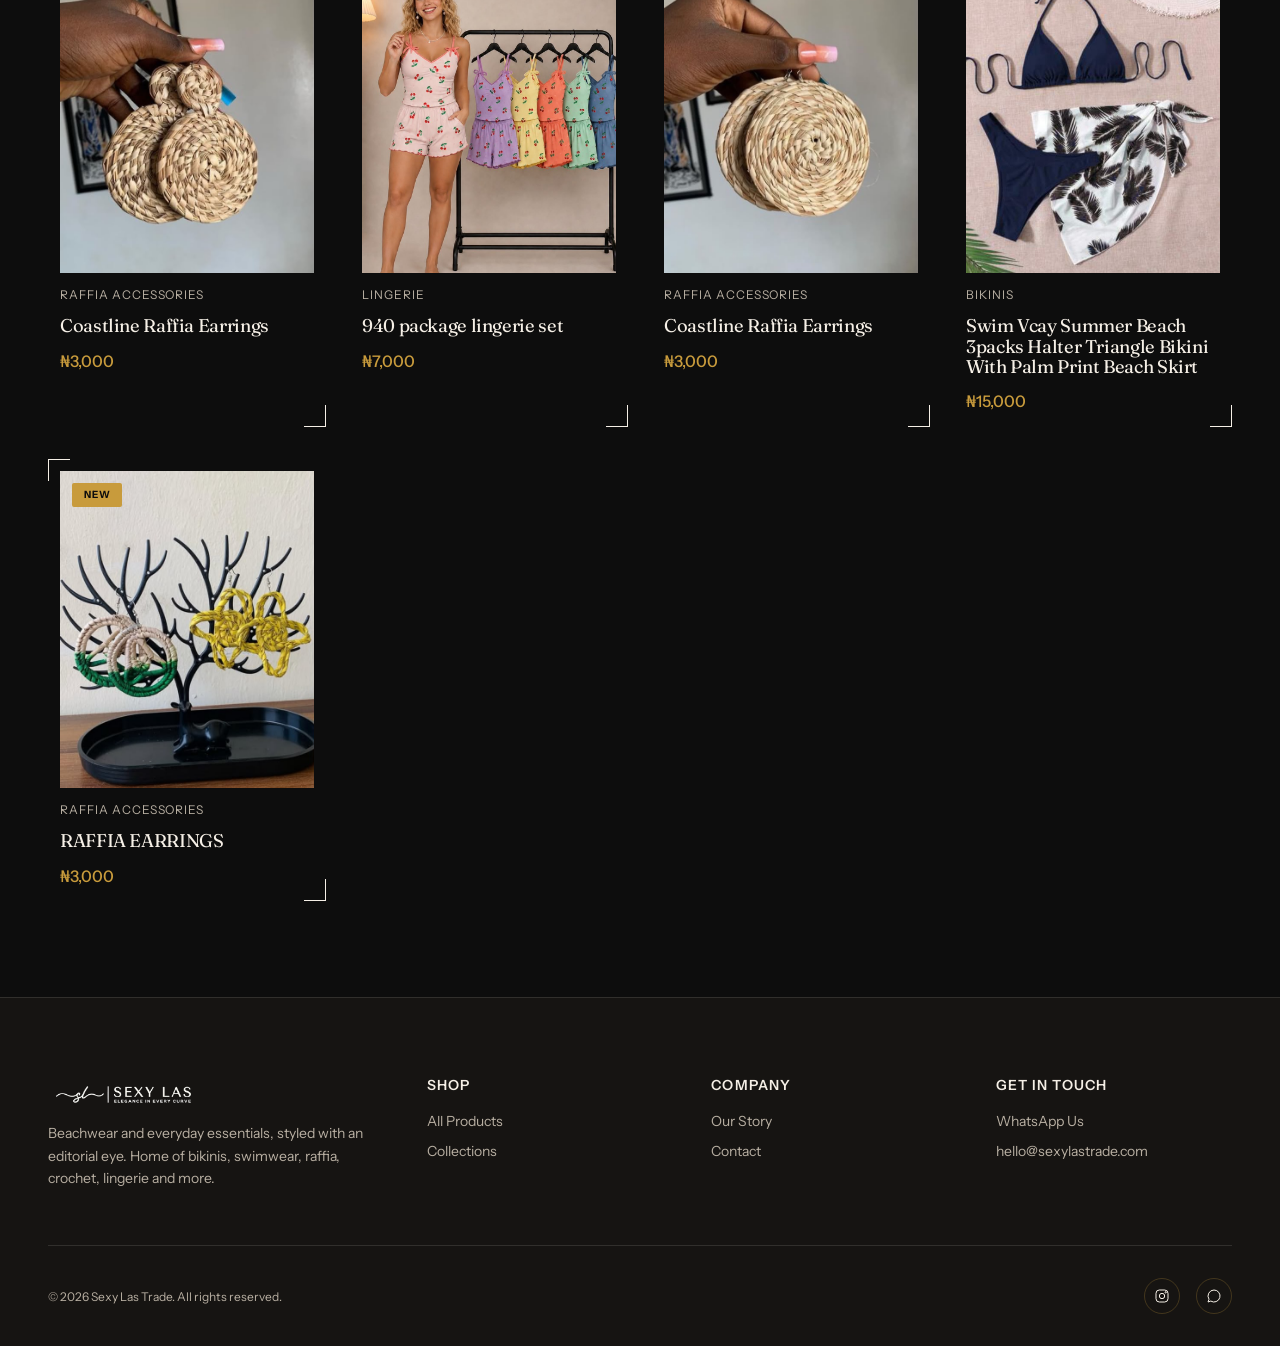
<file: shop.html>
<!DOCTYPE html>
<html lang="en">
<head>
  <meta charset="UTF-8">
  <meta name="viewport" content="width=device-width, initial-scale=1.0">
  <title>Shop — Sexy Las Trade</title>
  <meta name="description" content="Shop bikinis, swimwear, raffia accessories, crochet, lingerie, nightwear and gym wear. Order directly on WhatsApp.">

  <meta
      property="og:title"
      content="Sexy Las Trade | Beachwear & Everyday Luxe."
    />
    <meta
      property="og:description"
      content="Bikinis, beachwear, raffia accessories, lingerie, crochet and gym wear for everyone."
    />
    <meta property="og:image" content="assets/images/logo/slogo.png" />
    <meta property="og:url" content="https://sexylas.netlify.app" />
    <meta property="og:type" content="website" />
    <meta name="twitter:card" content="summary_large_image" />


  <link rel="preconnect" href="https://fonts.googleapis.com">
  <link rel="preconnect" href="https://fonts.gstatic.com" crossorigin>
  <link href="https://fonts.googleapis.com/css2?family=Fraunces:ital,opsz,wght@0,9..144,300;0,9..144,400;0,9..144,500;0,9..144,600;1,9..144,400&family=Instrument+Sans:wght@400;500;600;700&display=swap" rel="stylesheet">
  
    <link rel="icon" type="image/png" sizes="192x192" href="assets/icons/shfavicon.io/android-chrome-192x192.png">
    <link rel="icon" type="image/png" sizes="512x512" href="assets/icons/shfavicon.io/android-chrome-512x512.png">
   <link rel="apple-touch-icon" sizes="180x180" href="assets/icons/shfavicon_io/apple-touch-icon.png">
   <link rel="icon" type="image/png" sizes="32x32" href="assets/icons/shfavicon_io/favicon-16x16.png">
   <link rel="icon" type="image/png" sizes="16x16" href="assets/icons/shfavicon_io/favicon-32x32.png">
   <link rel="manifest" href="assets/icons/shfavicon_io/site.webmanifest">

  <link rel="stylesheet" href="css/variables.css">
  <link rel="stylesheet" href="css/base.css">
  <link rel="stylesheet" href="css/layout.css">
  <link rel="stylesheet" href="css/components.css">
  <link rel="stylesheet" href="css/animations.css">
  <link rel="stylesheet" href="css/shop.css">
</head>
<body>

  <!-- Page Loader -->
    <div class="page-loader" id="pageLoader">
      <div class="loader-logo"><img src="assets/logo/slogo.png"></div>
      <div class="loader-bar"><div class="loader-fill"></div></div>
    </div>

  <!-- ===== Header ===== -->
  <header class="site-header">
     <a href="index.html" class="site-header__logo"><img src="assets/logo/slogo.png"></a>


    <nav class="site-nav" aria-label="Primary">
      <a href="index.html">Home</a>
      <a href="shop.html" aria-current="page">Shop</a>
      <a href="collections.html">Collections</a>
      <a href="about.html">About</a>
      <a href="contact.html">Contact</a>
    </nav>

    <div class="site-header__actions">
      <button class="header-icon-btn" id="cart-toggle" aria-label="Open cart">
        <svg width="22" height="22" viewBox="0 0 24 24" fill="none" stroke="currentColor" stroke-width="1.5"><path d="M6 6h15l-1.5 9h-12z"/><circle cx="9" cy="20" r="1"/><circle cx="18" cy="20" r="1"/><path d="M6 6L4 3H2"/></svg>
        <span class="cart-count" id="cart-count" hidden>0</span>
      </button>
      <button class="mobile-menu-toggle" id="menu-toggle" aria-label="Open menu" aria-expanded="false">
        <span></span><span></span><span></span>
      </button>
    </div>
  </header>

  <!-- ===== Mobile Nav ===== -->
  <nav class="mobile-nav" id="mobile-nav" aria-label="Mobile">
    <a href="index.html">Home</a>
    <a href="shop.html">Shop</a>
    <a href="collections.html">Collections</a>
    <a href="about.html">About</a>
    <a href="contact.html">Contact</a>
  </nav>

  <main>

    <!-- ===== Page Banner ===== -->
    <section class="shop-banner">
      <div class="container">
        <p class="eyebrow">The Full Edit</p>
        <h1>Shop Everything</h1>
        <p class="shop-banner__sub">Bikinis to gym wear, raffia to lace — all in one place, styled for every day.</p>
      </div>
    </section>

    <!-- ===== Filter Bar ===== -->
    <section class="filter-bar container">
      <div class="filter-chips" id="filter-chips" role="group" aria-label="Filter by category">
        <button type="button" class="filter-chip is-active" data-filter="all">All</button>
        <button type="button" class="filter-chip" data-filter="Bikinis">Bikinis</button>
        <button type="button" class="filter-chip" data-filter="Swimwear">Swimwear</button>
        <button type="button" class="filter-chip" data-filter="Raffia Accessories">Raffia</button>
        <button type="button" class="filter-chip" data-filter="Crochet">Crochet</button>
        <button type="button" class="filter-chip" data-filter="Lingerie">Lingerie</button>
        <button type="button" class="filter-chip" data-filter="Nightwear">Nightwear</button>
        <button type="button" class="filter-chip" data-filter="Gym Wear">Gym Wear</button>
        <button type="button" class="filter-chip" data-filter="Bikini Covers">Bikini Covers</button>
      </div>

      <div class="sort-control">
        <label for="sort-select">Sort</label>
        <select id="sort-select">
          <option value="featured">Featured</option>
          <option value="newest">Newest</option>
          <option value="price-asc">Price: Low to High</option>
          <option value="price-desc">Price: High to Low</option>
        </select>
      </div>
    </section>

    <!-- ===== Product Grid ===== -->
    <section class="shop-grid-section container">
      <p class="shop-result-count" id="result-count"></p>
      <div class="product-grid product-grid--shop" id="shop-grid">
        <!-- Rendered by js/products.js -->
      </div>
      <div class="shop-empty" id="shop-empty" hidden>
        <p>No pieces in this category yet — check back soon, or explore another edit.</p>
      </div>
    </section>

  </main>

  <!-- ===== Cart Drawer ===== -->
  <div class="cart-overlay" id="cart-overlay"></div>
  <aside class="cart-drawer" id="cart-drawer" role="dialog" aria-modal="true" aria-label="Shopping cart">
    <div class="cart-drawer__header">
      <h3>Your Bag</h3>
      <button id="cart-close" aria-label="Close cart">
        <svg width="20" height="20" viewBox="0 0 24 24" fill="none" stroke="currentColor" stroke-width="1.5"><path d="M6 6l12 12M18 6L6 18"/></svg>
      </button>
    </div>
    <div class="cart-drawer__items" id="cart-items">
      <div class="cart-drawer__empty">Your bag is empty.<br>Start exploring the shop.</div>
    </div>
    <div class="cart-drawer__footer" id="cart-footer" hidden>
      <div class="cart-drawer__subtotal">
        <span>Subtotal</span>
        <span id="cart-subtotal">₦0</span>
      </div>
      <button class="btn btn--primary btn--full" id="checkout-btn">Checkout via WhatsApp</button>
    </div>
  </aside>

  <!-- ===== Footer ===== -->
  <footer class="site-footer">
    <div class="container">
      <div class="footer-grid">
        <div class="footer-col">
          <a href="index.html" class="site-footer__logo"><img src="assets/logo/slogo.png" alt="sexylas trade"></a>
          <p>Beachwear and everyday essentials, styled with an editorial eye. Home of bikinis, swimwear, raffia, crochet, lingerie and more.</p>
        </div>
        <div class="footer-col">
          <h4>Shop</h4>
          <a href="shop.html">All Products</a>
          <a href="collections.html">Collections</a>
        </div>
        <div class="footer-col">
          <h4>Company</h4>
          <a href="about.html">Our Story</a>
          <a href="contact.html">Contact</a>
        </div>
        <div class="footer-col">
          <h4>Get in Touch</h4>
          <a href="https://wa.me/2347038376072" target="_blank" rel="noopener">WhatsApp Us</a>
          <a href="mailto:Hellosexylas@gmail.com">hello@sexylastrade.com</a>
        </div>
      </div>
      <div class="footer-bottom">
        <p>© 2026 Sexy Las Trade. All rights reserved.</p>
        <div class="footer-socials">
          <a href="https://www.instagram.com/sexy_las_?igsh=MWRmbnQ3OTNuMWVlNg%3D%3D&utm_source=qr" aria-label="Instagram">
            <svg width="16" height="16" viewBox="0 0 24 24" fill="none" stroke="currentColor" stroke-width="1.5"><rect x="3" y="3" width="18" height="18" rx="5"/><circle cx="12" cy="12" r="4"/><circle cx="17.5" cy="6.5" r="1"/></svg>
          </a>
          <a href="https://wa.me/2347038376072" target="_blank" rel="noopener" aria-label="WhatsApp">
            <svg width="16" height="16" viewBox="0 0 24 24" fill="none" stroke="currentColor" stroke-width="1.5"><path d="M12 3a9 9 0 00-7.5 13.9L3 21l4.2-1.4A9 9 0 1012 3z"/></svg>
          </a>
        </div>
      </div>
    </div>
  </footer>

  <a href="https://wa.me/2347038376072" target="_blank" rel="noopener" class="whatsapp-float" aria-label="Order via WhatsApp">
    <svg width="26" height="26" viewBox="0 0 24 24" fill="none" stroke="currentColor" stroke-width="1.5"><path d="M12 3a9 9 0 00-7.5 13.9L3 21l4.2-1.4A9 9 0 1012 3z"/></svg>
  </a>

  <script src="js/nav.js"></script>
  <script src="js/cart.js"></script>
  <script src="js/order.js"></script>
  <script src="js/products.js"></script>
  <script src="js/shop.js"></script>
  <script src="js/animations.js"></script>
  <script src="js/main.js"></script>
</body>
</html>
</file>
<file: css/variables.css>
/* ==========================================================================
   Sexy Las Trade — "Gilded Coast" Design System
   Design tokens: the single source of truth for the visual language.
   ========================================================================== */

:root {

  /* ---- Color: Core Palette ---- */
  --rich-black: #0D0D0D;
  --rich-black-soft: #161412;
  --premium-cream: #F5EFE6;
  --premium-cream-dim: #EAE1D2;
  --sun-gold: #C89B3C;
  --sun-gold-light: #E0B860;
  --sun-gold-dim: #9C7A2E;
  --deep-umber: #3A2418;
  --blush-dust: #D8B4A0;
  --blush-dust-dim: #C29A85;

  /* ---- Color: Functional ---- */
  --color-bg: var(--rich-black);
  --color-surface: var(--rich-black-soft);
  --color-text-primary: var(--premium-cream);
  --color-text-secondary: #B8AFA2;
  --color-text-inverse: var(--rich-black);
  --color-accent: var(--sun-gold);
  --color-accent-hover: var(--sun-gold-light);
  --color-border: rgba(200, 155, 60, 0.25);
  --color-border-soft: rgba(245, 239, 230, 0.12);
  --color-success: #7A9B6E;
  --color-error: #B5563C;

  /* ---- Typography: Families ---- */
  --font-display: 'Fraunces', 'Georgia', serif;
  --font-body: 'Instrument Sans', -apple-system, sans-serif;

  /* ---- Typography: Scale (fluid, clamp-based) ---- */
  --text-display: clamp(2.75rem, 5vw + 1rem, 5.5rem);
  --text-h1: clamp(2.25rem, 3.5vw + 1rem, 3.75rem);
  --text-h2: clamp(1.75rem, 2.5vw + 1rem, 2.75rem);
  --text-h3: clamp(1.35rem, 1.5vw + 1rem, 1.85rem);
  --text-h4: clamp(1.1rem, 1vw + 1rem, 1.35rem);
  --text-body-lg: clamp(1.05rem, 0.5vw + 1rem, 1.2rem);
  --text-body: 1rem;
  --text-small: 0.875rem;
  --text-caption: 0.75rem;

  /* ---- Typography: Weights ---- */
  --weight-light: 300;
  --weight-regular: 400;
  --weight-medium: 500;
  --weight-semibold: 600;
  --weight-bold: 700;

  /* ---- Typography: Letter Spacing ---- */
  --tracking-tight: -0.02em;
  --tracking-normal: 0;
  --tracking-wide: 0.08em;
  --tracking-wider: 0.16em;

  /* ---- Spacing Scale (8pt grid) ---- */
  --space-1: 0.25rem;   /* 4px */
  --space-2: 0.5rem;    /* 8px */
  --space-3: 0.75rem;   /* 12px */
  --space-4: 1rem;      /* 16px */
  --space-6: 1.5rem;    /* 24px */
  --space-8: 2rem;      /* 32px */
  --space-12: 3rem;     /* 48px */
  --space-16: 4rem;     /* 64px */
  --space-20: 5rem;     /* 80px */
  --space-24: 6rem;     /* 96px */
  --space-32: 8rem;     /* 128px */

  /* ---- Layout ---- */
  --container-max: 1360px;
  --container-narrow: 760px;
  --gutter: clamp(1.25rem, 4vw, 3rem);

  /* ---- Radius ---- */
  --radius-sm: 2px;
  --radius-md: 4px;
  --radius-lg: 8px;
  --radius-full: 999px;

  /* ---- Shadow / Elevation ---- */
  --shadow-sm: 0 2px 8px rgba(0, 0, 0, 0.25);
  --shadow-md: 0 8px 24px rgba(0, 0, 0, 0.35);
  --shadow-lg: 0 16px 48px rgba(0, 0, 0, 0.45);
  --shadow-gold: 0 4px 20px rgba(200, 155, 60, 0.25);

  /* ---- Motion ---- */
  --ease-standard: cubic-bezier(0.25, 0.1, 0.25, 1);
  --ease-out-soft: cubic-bezier(0.16, 1, 0.3, 1);
  --duration-fast: 180ms;
  --duration-base: 320ms;
  --duration-slow: 600ms;

  /* ---- Z-index ---- */
  --z-header: 100;
  --z-cart: 200;
  --z-modal: 300;
}
</file>
<file: css/base.css>
/* ==========================================================================
   Base — resets, foundational element styling
   ========================================================================== */

*,
*::before,
*::after {
  box-sizing: border-box;
  margin: 0;
  padding: 0;
}

html {
  scroll-behavior: smooth;
  -webkit-text-size-adjust: 100%;
}

@media (prefers-reduced-motion: reduce) {
  html {
    scroll-behavior: auto;
  }
  *,
  *::before,
  *::after {
    animation-duration: 0.01ms !important;
    animation-iteration-count: 1 !important;
    transition-duration: 0.01ms !important;
    scroll-behavior: auto !important;
  }
}

body {
  font-family: var(--font-body);
  font-size: var(--text-body);
  font-weight: var(--weight-regular);
  color: var(--color-text-primary);
  background-color: var(--color-bg);
  line-height: 1.6;
  min-height: 100vh;
  overflow-x: hidden;
}

img, picture, video, svg {
  display: block;
  max-width: 100%;
  height: auto;
}

a {
  color: inherit;
  text-decoration: none;
}

ul, ol {
  list-style: none;
}

button {
  font-family: inherit;
  cursor: pointer;
  border: none;
  background: none;
  color: inherit;
}

input, textarea, select {
  font-family: inherit;
  font-size: inherit;
  color: inherit;
}

h1, h2, h3, h4, h5, h6 {
  font-family: var(--font-display);
  font-weight: var(--weight-regular);
  line-height: 1.1;
  letter-spacing: var(--tracking-tight);
}

h1 { font-size: var(--text-h1); }
h2 { font-size: var(--text-h2); }
h3 { font-size: var(--text-h3); }
h4 { font-size: var(--text-h4); font-family: var(--font-body); font-weight: var(--weight-semibold); }

p {
  max-width: 65ch;
}

/* Visible keyboard focus — accessibility non-negotiable */
:focus-visible {
  outline: 2px solid var(--sun-gold);
  outline-offset: 3px;
  border-radius: var(--radius-sm);
}

::selection {
  background-color: var(--sun-gold);
  color: var(--rich-black);
}

/* Scrollbar (webkit) — subtle brand touch, not decoration for its own sake */
::-webkit-scrollbar {
  width: 10px;
}
::-webkit-scrollbar-track {
  background: var(--rich-black);
}
::-webkit-scrollbar-thumb {
  background: var(--deep-umber);
  border-radius: var(--radius-full);
}
::-webkit-scrollbar-thumb:hover {
  background: var(--sun-gold-dim);
}

.page-loader {
  position: fixed;
  inset: 0;
  z-index: 99999;
  background: var(--rich-black);
  display: flex;
  flex-direction: column;
  align-items: center;
  justify-content: center;
  gap: 1.5rem;
  transition:
    opacity 0.5s ease,
    visibility 0.5s ease;
}

.page-loader.hidden {
  opacity: 0;
  visibility: hidden;
}

.loader-logo {
  font-family: var(--font-body);
  font-size: 1.8rem;
  font-weight: 700;
  color: var(--text-primary);
  letter-spacing: -0.02em;
}

.loader-logo img {
  width:auto ;
  height: 36px;
}

.loader-bar {
  width: 160px;
  height: 2px;
  background: var(--deep-umber);
  border-radius: 999px;
  overflow: hidden;
}

.loader-fill {
  height: 100%;
  width: 0%;
  background: var(--sun-gold-dim);
  border-radius: 999px;
  animation: loaderFill 1.4s cubic-bezier(0.4, 0, 0.2, 1) forwards;
}

@keyframes loaderFill {
  0% {
    width: 0%;
  }
  60% {
    width: 80%;
  }
  100% {
    width: 100%;
  }
}
</file>
<file: css/layout.css>
/* ==========================================================================
   Layout — containers, grid, header, footer
   ========================================================================== */

.container {
  width: 100%;
  max-width: var(--container-max);
  margin-inline: auto;
  padding-inline: var(--gutter);
}

.container--narrow {
  max-width: var(--container-narrow);
}

section {
  position: relative;
}

/* ---- Header ---- */
.site-header {
  position: fixed;
  top: 0;
  left: 0;
  right: 0;
  z-index: var(--z-header);
  display: flex;
  align-items: center;
  justify-content: space-between;
  padding: var(--space-4) var(--gutter);
  background: rgba(13, 13, 13, 0.72);
  backdrop-filter: blur(12px);
  -webkit-backdrop-filter: blur(12px);
  border-bottom: 1px solid var(--color-border-soft);
  transition: background var(--duration-base) var(--ease-standard);
}



.site-header__logo img {
  height: 56px;
  width: auto;
  display: block;
  object-fit: contain;
}

.site-footer__logo img {
   height: 36px;
  width: auto;
  display: block;
  object-fit: contain;
}

.site-header__logo span {
  color: var(--sun-gold);
}

.site-nav {
  display: none;
  align-items: center;
  gap: var(--space-8);
}

.site-nav a {
  font-size: var(--text-small);
  letter-spacing: var(--tracking-wide);
  text-transform: uppercase;
  color: var(--color-text-secondary);
  transition: color var(--duration-fast) var(--ease-standard);
  position: relative;
}

.site-nav a:hover,
.site-nav a[aria-current="page"] {
  color: var(--sun-gold);
  font-weight: bold;
  text-decoration: overline;
}

.site-nav a[aria-current="page"]::after {
  content: '';
  position: absolute;
  bottom: -6px;
  left: 0;
  width: 100%;
  height: 1px;
  background: var(--sun-gold);
}

.site-header__actions {
  display: flex;
  align-items: center;
  gap: var(--space-4);
}

.header-icon-btn {
  position: relative;
  display: inline-flex;
  align-items: center;
  justify-content: center;
  width: 40px;
  height: 40px;
  color: var(--color-text-primary);
  transition: color var(--duration-fast) var(--ease-standard);
}

.header-icon-btn:hover {
  color: var(--sun-gold);
}

.cart-count {
  position: absolute;
  top: 2px;
  right: 2px;
  min-width: 16px;
  height: 16px;
  padding: 0 3px;
  border-radius: var(--radius-full);
  background: var(--sun-gold);
  color: var(--rich-black);
  font-size: 10px;
  font-weight: var(--weight-bold);
  display: flex;
  align-items: center;
  justify-content: center;
}

.mobile-menu-toggle {
  display: inline-flex;
  flex-direction: column;
  justify-content: center;
  gap: 5px;
  width: 40px;
  height: 40px;
}

.mobile-menu-toggle span {
  display: block;
  width: 22px;
  height: 1.5px;
  background: var(--color-text-primary);
  transition: transform var(--duration-base) var(--ease-standard), opacity var(--duration-base) var(--ease-standard);
}

.mobile-menu-toggle[aria-expanded="true"] span:nth-child(1) {
  transform: translateY(6.5px) rotate(45deg);
}
.mobile-menu-toggle[aria-expanded="true"] span:nth-child(2) {
  opacity: 0;
}
.mobile-menu-toggle[aria-expanded="true"] span:nth-child(3) {
  transform: translateY(-6.5px) rotate(-45deg);
}

/* ---- Mobile nav drawer ---- */
.mobile-nav {
  position: fixed;
  inset: 0;
  z-index: calc(var(--z-header) - 1);
  background: var(--rich-black);
  display: flex;
  flex-direction: column;
  align-items: center;
  justify-content: center;
  gap: var(--space-8);
  transform: translateY(-100%);
  transition: transform var(--duration-slow) var(--ease-out-soft);
}

.mobile-nav.is-open {
  transform: translateY(0);
}

.mobile-nav a {
  font-family: var(--font-display);
  font-size: var(--text-h3);
  color: var(--color-text-primary);
}

.mobile-nav a:hover {
  color: var(--sun-gold);
}

@media (min-width: 900px) {
  .site-nav {
    display: flex;
  }
  .mobile-menu-toggle {
    display: none;
  }
}

/* ---- Footer ---- */
.site-footer {
  background: var(--rich-black-soft);
  border-top: 1px solid var(--color-border-soft);
  padding: var(--space-20) 0 var(--space-8);
}

.footer-grid {
  display: grid;
  grid-template-columns: 1fr;
  gap: var(--space-12);
  padding-bottom: var(--space-12);
  border-bottom: 1px solid var(--color-border-soft);
}

.footer-brand {
  font-family: var(--font-display);
  font-size: 1.75rem;
  margin-bottom: var(--space-3);
}

.footer-brand span {
  color: var(--sun-gold);
}

.footer-col h4 {
  color: var(--color-text-primary);
  margin-bottom: var(--space-4);
  letter-spacing: var(--tracking-wide);
  text-transform: uppercase;
  font-size: var(--text-small);
}

.footer-col a,
.footer-col p {
  display: block;
  color: var(--color-text-secondary);
  font-size: var(--text-small);
  margin-bottom: var(--space-2);
  transition: color var(--duration-fast) var(--ease-standard);
}

.footer-col a:hover {
  color: var(--sun-gold);
}

.footer-bottom {
  display: flex;
  flex-direction: column;
  gap: var(--space-4);
  align-items: center;
  justify-content: space-between;
  padding-top: var(--space-8);
  text-align: center;
}

.footer-bottom p {
  font-size: var(--text-caption);
  color: var(--color-text-secondary);
}

.footer-socials {
  display: flex;
  gap: var(--space-4);
}

.footer-socials a {
  width: 36px;
  height: 36px;
  display: inline-flex;
  align-items: center;
  justify-content: center;
  border: 1px solid var(--color-border);
  border-radius: var(--radius-full);
  color: var(--color-text-primary);
  transition: all var(--duration-fast) var(--ease-standard);
}

.footer-socials a:hover {
  background: var(--sun-gold);
  color: var(--rich-black);
  border-color: var(--sun-gold);
}

@media (min-width: 700px) {
  .footer-grid {
    grid-template-columns: 1.4fr 1fr 1fr 1fr;
  }
  .footer-bottom {
    flex-direction: row;
    text-align: left;
  }
}

/* ---- WhatsApp Floating Button ---- */
.whatsapp-float {
  position: fixed;
  bottom: var(--space-6);
  right: var(--space-6);
  z-index: var(--z-header);
  width: 56px;
  height: 56px;
  border-radius: var(--radius-full);
  background: var(--sun-gold);
  color: var(--rich-black);
  display: flex;
  align-items: center;
  justify-content: center;
  box-shadow: var(--shadow-gold);
  transition: transform var(--duration-fast) var(--ease-standard);
}

.whatsapp-float:hover {
  transform: scale(1.08);
}
</file>
<file: css/components.css>
/* ==========================================================================
   Components — buttons, cards, badges, viewfinder motif, cart drawer
   ========================================================================== */

/* ---- Buttons ---- */
.btn {
  display: inline-flex;
  align-items: center;
  justify-content: center;
  gap: var(--space-2);
  padding: var(--space-4) var(--space-8);
  font-size: var(--text-small);
  font-weight: var(--weight-medium);
  letter-spacing: var(--tracking-wide);
  text-transform: uppercase;
  border-radius: var(--radius-sm);
  transition: all var(--duration-base) var(--ease-standard);
  white-space: nowrap;
}

.btn--primary {
  background: var(--sun-gold);
  color: var(--rich-black);
}

.btn--primary:hover {
  background: var(--sun-gold-light);
  transform: translateY(-2px);
  box-shadow: var(--shadow-gold);
}

.btn--outline {
  background: transparent;
  color: var(--color-text-primary);
  border: 1px solid var(--color-border);
}

.btn--outline:hover {
  border-color: var(--sun-gold);
  color: var(--sun-gold);
}

.btn--ghost {
  background: transparent;
  color: var(--sun-gold);
  padding: var(--space-2) 0;
  text-transform: none;
  letter-spacing: var(--tracking-normal);
  font-family: var(--font-display);
  font-size: var(--text-body-lg);
  border-bottom: 1px solid transparent;
}

.btn--ghost:hover {
  border-bottom-color: var(--sun-gold);
}

.btn--full {
  width: 100%;
}

/* ---- Section Heading (shared pattern across pages) ---- */
.section-heading {
  margin-bottom: var(--space-12);
}

.section-heading h2 {
  max-width: 20ch;
}

/* ---- CTA Band (shared pattern across pages) ---- */
.cta-band {
  background: var(--sun-gold);
  padding: var(--space-16) var(--gutter);
}

.cta-band__inner {
  text-align: center;
  display: flex;
  flex-direction: column;
  align-items: center;
  gap: var(--space-4);
}

.cta-band__inner h2 {
  color: var(--rich-black);
  max-width: 18ch;
}

.cta-band__inner p {
  color: var(--deep-umber);
}

/* ---- Eyebrow / Label ---- */
.eyebrow {
  display: inline-flex;
  align-items: center;
  gap: var(--space-2);
  font-size: var(--text-caption);
  letter-spacing: var(--tracking-wider);
  text-transform: uppercase;
  color: var(--sun-gold);
  margin-bottom: var(--space-4);
}

.eyebrow::before {
  content: '';
  width: 24px;
  height: 1px;
  background: var(--sun-gold);
}

/* ---- Gold Viewfinder Motif ----
   Signature element: corner brackets framing product imagery,
   evoking a camera viewfinder / editorial crop marks. */
.viewfinder {
  position: relative;
  padding: var(--space-3);
}

.viewfinder::before,
.viewfinder::after,
.viewfinder .vf-corner-tl,
.viewfinder .vf-corner-br {
  content: '';
  position: absolute;
  width: 22px;
  height: 22px;
  border-color: var(--sun-gold);
  opacity: 0;
  transition: opacity var(--duration-base) var(--ease-standard), width var(--duration-base) var(--ease-standard), height var(--duration-base) var(--ease-standard);
}

.viewfinder::before {
  top: 0;
  left: 0;
  border-top: 1.5px solid;
  border-left: 1.5px solid;
  opacity: 1;
}

.viewfinder::after {
  bottom: 0;
  right: 0;
  border-bottom: 1.5px solid;
  border-right: 1.5px solid;
  opacity: 1;
}

.viewfinder:hover::before,
.viewfinder:hover::after {
  width: 30px;
  height: 30px;
}

/* ---- Product Card ---- */
.product-grid {
  display: grid;
  gap: var(--space-6) var(--space-4);
}

.product-card {
  display: flex;
  flex-direction: column;
  gap: var(--space-3);
}

.product-card__image-wrap {
  position: relative;
  aspect-ratio: 4 / 5;
  overflow: hidden;
  background: var(--rich-black-soft);
}

.product-card__image-wrap img {
  width: 100%;
  height: 100%;
  object-fit: cover;
  transition: transform var(--duration-slow) var(--ease-out-soft);
}

.product-card:hover .product-card__image-wrap img {
  transform: scale(1.045);
}

.product-card__badge {
  position: absolute;
  top: var(--space-3);
  left: var(--space-3);
  padding: var(--space-1) var(--space-3);
  background: var(--sun-gold);
  color: var(--rich-black);
  font-size: 10px;
  font-weight: var(--weight-bold);
  letter-spacing: var(--tracking-wide);
  text-transform: uppercase;
  border-radius: var(--radius-sm);
}

.product-card__quick-add {
  position: absolute;
  bottom: var(--space-3);
  left: var(--space-3);
  right: var(--space-3);
  padding: var(--space-3);
  background: rgba(13, 13, 13, 0.85);
  backdrop-filter: blur(6px);
  color: var(--premium-cream);
  font-size: var(--text-small);
  text-align: center;
  text-transform: uppercase;
  letter-spacing: var(--tracking-wide);
  opacity: 0;
  transform: translateY(8px);
  transition: all var(--duration-base) var(--ease-standard);
}

.product-card:hover .product-card__quick-add {
  opacity: 1;
  transform: translateY(0);
}

.product-card__category {
  font-size: var(--text-caption);
  letter-spacing: var(--tracking-wide);
  text-transform: uppercase;
  color: var(--color-text-secondary);
}

.product-card__name {
  font-family: var(--font-display);
  font-size: 1.15rem;
}

.product-card__price {
  color: var(--sun-gold);
  font-weight: var(--weight-medium);
}

/* ---- Category Tile (Collections page) ---- */
.category-tile {
  position: relative;
  overflow: hidden;
  aspect-ratio: 3 / 4;
  display: flex;
  align-items: flex-end;
  padding: var(--space-6);
}

.category-tile img {
  position: absolute;
  inset: 0;
  width: 100%;
  height: 100%;
  object-fit: cover;
  transition: transform var(--duration-slow) var(--ease-out-soft);
}

.category-tile::before {
  content: '';
  position: absolute;
  inset: 0;
  background: linear-gradient(to top, rgba(13,13,13,0.9) 0%, rgba(13,13,13,0.1) 60%);
  z-index: 1;
}

.category-tile:hover img {
  transform: scale(1.06);
}

.category-tile__content {
  position: relative;
  z-index: 2;
}

.category-tile__name {
  font-family: var(--font-display);
  font-size: var(--text-h3);
  color: var(--premium-cream);
}

.category-tile__count {
  font-size: var(--text-small);
  color: var(--blush-dust);
  letter-spacing: var(--tracking-wide);
}

/* ---- Badge (misc use) ---- */
.badge-new {
  display: inline-block;
  padding: 2px 8px;
  font-size: 10px;
  font-weight: var(--weight-bold);
  letter-spacing: var(--tracking-wide);
  text-transform: uppercase;
  color: var(--rich-black);
  background: var(--sun-gold);
  border-radius: var(--radius-sm);
}

/* ---- Cart Drawer ---- */
.cart-overlay {
  position: fixed;
  inset: 0;
  background: rgba(13, 13, 13, 0.6);
  backdrop-filter: blur(4px);
  z-index: var(--z-cart);
  opacity: 0;
  visibility: hidden;
  transition: opacity var(--duration-base) var(--ease-standard), visibility var(--duration-base) var(--ease-standard);
}

.cart-overlay.is-open {
  opacity: 1;
  visibility: visible;
}

.cart-drawer {
  position: fixed;
  top: 0;
  right: 0;
  bottom: 0;
  width: min(420px, 100%);
  background: var(--rich-black-soft);
  border-left: 1px solid var(--color-border);
  z-index: calc(var(--z-cart) + 1);
  display: flex;
  flex-direction: column;
  transform: translateX(100%);
  transition: transform var(--duration-slow) var(--ease-out-soft);
}

.cart-drawer.is-open {
  transform: translateX(0);
}

.cart-drawer__header {
  display: flex;
  align-items: center;
  justify-content: space-between;
  padding: var(--space-6);
  border-bottom: 1px solid var(--color-border-soft);
}

.cart-drawer__header h3 {
  font-family: var(--font-display);
}

.cart-drawer__items {
  flex: 1;
  overflow-y: auto;
  padding: var(--space-6);
  display: flex;
  flex-direction: column;
  gap: var(--space-6);
}

.cart-item {
  display: flex;
  gap: var(--space-4);
}

.cart-item__image {
  width: 72px;
  height: 88px;
  object-fit: cover;
  flex-shrink: 0;
}

.cart-item__details {
  flex: 1;
  display: flex;
  flex-direction: column;
  gap: var(--space-1);
}

.cart-item__name {
  font-family: var(--font-display);
  font-size: var(--text-body-lg);
}

.cart-item__meta {
  font-size: var(--text-caption);
  color: var(--color-text-secondary);
}

.cart-item__row {
  display: flex;
  align-items: center;
  justify-content: space-between;
  margin-top: auto;
}

.qty-control {
  display: flex;
  align-items: center;
  gap: var(--space-3);
  border: 1px solid var(--color-border-soft);
  border-radius: var(--radius-sm);
  padding: 2px var(--space-2);
}

.qty-control button {
  color: var(--sun-gold);
  font-size: 1rem;
  width: 20px;
}

.cart-item__remove {
  font-size: var(--text-caption);
  color: var(--color-text-secondary);
  text-decoration: underline;
  margin-top: var(--space-2);
}

.cart-item__remove:hover {
  color: var(--color-error);
}

.cart-drawer__empty {
  text-align: center;
  padding: var(--space-16) var(--space-6);
  color: var(--color-text-secondary);
}

.cart-drawer__footer {
  padding: var(--space-6);
  border-top: 1px solid var(--color-border-soft);
  display: flex;
  flex-direction: column;
  gap: var(--space-4);
}

.cart-drawer__subtotal {
  display: flex;
  justify-content: space-between;
  font-family: var(--font-display);
  font-size: var(--text-h4);
}

.cart-drawer__subtotal span:last-child {
  color: var(--sun-gold);
}

/* ---- Form Elements ---- */
.form-group {
  display: flex;
  flex-direction: column;
  gap: var(--space-2);
  margin-bottom: var(--space-6);
}

.form-group label {
  font-size: var(--text-small);
  letter-spacing: var(--tracking-wide);
  text-transform: uppercase;
  color: var(--color-text-secondary);
}

.form-group input,
.form-group textarea,
.form-group select {
  background: var(--rich-black);
  border: 1px solid var(--color-border-soft);
  border-radius: var(--radius-sm);
  padding: var(--space-4);
  color: var(--color-text-primary);
  transition: border-color var(--duration-fast) var(--ease-standard);
}

.form-group input:focus,
.form-group textarea:focus,
.form-group select:focus {
  outline: none;
  border-color: var(--sun-gold);
}

.form-group textarea {
  resize: vertical;
  min-height: 120px;
}

/* ---- Checkout Modal ---- */
.checkout-overlay {
  position: fixed;
  inset: 0;
  background: rgba(13, 13, 13, 0.75);
  backdrop-filter: blur(4px);
  z-index: var(--z-modal);
  display: flex;
  align-items: center;
  justify-content: center;
  padding: var(--space-4);
  opacity: 0;
  visibility: hidden;
  transition: opacity var(--duration-base) var(--ease-standard), visibility var(--duration-base) var(--ease-standard);
}

.checkout-overlay.is-open {
  opacity: 1;
  visibility: visible;
}

.checkout-modal {
  width: 100%;
  max-width: 440px;
  max-height: 90vh;
  overflow-y: auto;
  background: var(--rich-black-soft);
  border: 1px solid var(--color-border);
  border-radius: var(--radius-md);
  padding: var(--space-8);
  transform: translateY(16px);
  transition: transform var(--duration-base) var(--ease-out-soft);
}

.checkout-overlay.is-open .checkout-modal {
  transform: translateY(0);
}

.checkout-modal__header {
  display: flex;
  align-items: flex-start;
  justify-content: space-between;
  margin-bottom: var(--space-2);
}

.checkout-modal__header h3 {
  font-family: var(--font-display);
}

.checkout-modal__summary {
  font-size: var(--text-small);
  color: var(--color-text-secondary);
  margin-bottom: var(--space-6);
  padding-bottom: var(--space-6);
  border-bottom: 1px solid var(--color-border-soft);
}

.checkout-modal__summary strong {
  color: var(--sun-gold);
}

/* ---- Toast (order confirmation feedback) ---- */
.toast {
  position: fixed;
  bottom: var(--space-6);
  left: 50%;
  transform: translateX(-50%) translateY(120%);
  background: var(--premium-cream);
  color: var(--rich-black);
  padding: var(--space-4) var(--space-8);
  border-radius: var(--radius-sm);
  font-size: var(--text-small);
  z-index: var(--z-modal);
  transition: transform var(--duration-base) var(--ease-out-soft);
  box-shadow: var(--shadow-lg);
}

.toast.is-visible {
  transform: translateX(-50%) translateY(0);
}
</file>
<file: css/animations.css>
/* ==========================================================================
   Animations — scroll reveals, progressive enhancement
   JS adds .js-ready to <html> once IntersectionObserver is confirmed;
   without it, content is visible by default (no FOUC / hidden content).
   ========================================================================== */

.js-ready [data-reveal] {
  opacity: 0;
  transform: translateY(28px);
  transition: opacity var(--duration-slow) var(--ease-out-soft),
              transform var(--duration-slow) var(--ease-out-soft);
}

.js-ready [data-reveal].is-revealed {
  opacity: 1;
  transform: translateY(0);
}

.js-ready [data-reveal="fade"] {
  transform: none;
}

.js-ready [data-reveal-delay="1"] { transition-delay: 90ms; }
.js-ready [data-reveal-delay="2"] { transition-delay: 180ms; }
.js-ready [data-reveal-delay="3"] { transition-delay: 270ms; }
.js-ready [data-reveal-delay="4"] { transition-delay: 360ms; }

@media (prefers-reduced-motion: reduce) {
  .js-ready [data-reveal] {
    opacity: 1;
    transform: none;
    transition: none;
  }
}

/* ---- Hero entrance sequence ---- */
@keyframes fadeUp {
  from { opacity: 0; transform: translateY(24px); }
  to { opacity: 1; transform: translateY(0); }
}

.hero-anim {
  opacity: 0;
  animation: fadeUp var(--duration-slow) var(--ease-out-soft) forwards;
}

.hero-anim--1 { animation-delay: 0.1s; }
.hero-anim--2 { animation-delay: 0.28s; }
.hero-anim--3 { animation-delay: 0.46s; }
.hero-anim--4 { animation-delay: 0.64s; }

@media (prefers-reduced-motion: reduce) {
  .hero-anim {
    opacity: 1;
    animation: none;
  }
}

/* ---- Marquee (category strip) ---- */
@keyframes marquee {
  from { transform: translateX(0); }
  to { transform: translateX(-50%); }
}

.marquee-track {
  display: flex;
  width: max-content;
  animation: marquee 32s linear infinite;
}

@media (prefers-reduced-motion: reduce) {
  .marquee-track {
    animation: none;
    flex-wrap: wrap;
  }
}
</file>
<file: css/about.css>
/* ==========================================================================
   About Page — intro statement, story, values
   Responsive rules for this page live here (per project convention).
   ========================================================================== */

/* ---- Intro Statement ---- */
.about-intro {
  padding: calc(88px + var(--space-20)) var(--gutter) var(--space-16);
}

.about-intro__statement {
  font-size: clamp(2rem, 4vw + 1rem, 3.5rem);
  max-width: 18ch;
  font-style: italic;
}

/* ---- Story Row ---- */
.about-row {
  display: grid;
  grid-template-columns: 1fr;
}

.about-row__image {
  aspect-ratio: 4 / 3;
  overflow: hidden;
}

.about-row__image img {
  width: 100%;
  height: 100%;
  object-fit: cover;
}

.about-row__text {
  padding: var(--space-12) var(--gutter);
  display: flex;
  flex-direction: column;
  justify-content: center;
  gap: var(--space-4);
  background: var(--rich-black-soft);
}

.about-row__text h2 {
  max-width: 16ch;
}

.about-row__text p {
  color: var(--color-text-secondary);
}

/* ---- Statement Band ---- */
.about-statement-band {
  background: var(--deep-umber);
  padding: var(--space-24) var(--gutter);
  text-align: center;
}

.about-statement-band__label {
  font-size: var(--text-caption);
  letter-spacing: var(--tracking-wider);
  text-transform: uppercase;
  color: var(--blush-dust);
  margin-bottom: var(--space-4);
}

.about-statement-band h2 {
  font-size: var(--text-display);
  color: var(--premium-cream);
}

.about-statement-band__sub {
  color: var(--blush-dust);
  max-width: 42ch;
  margin: var(--space-4) auto 0;
}

/* ---- Values — Editorial List (not identical cards) ---- */
.about-values {
  padding: var(--space-24) var(--gutter);
}

.values-list {
  display: flex;
  flex-direction: column;
}

.value-row {
  display: grid;
  grid-template-columns: 1fr;
  gap: var(--space-2);
  padding: var(--space-8) 0;
  border-bottom: 1px solid var(--color-border-soft);
}

.value-row:first-child {
  border-top: 1px solid var(--color-border-soft);
}

.value-row__name {
  font-size: var(--text-h3);
  color: var(--sun-gold);
}

.value-row__desc {
  color: var(--color-text-secondary);
  max-width: 60ch;
}

/* ---- CTA Band Actions (About uses two buttons) ---- */
.cta-band__actions {
  display: flex;
  flex-wrap: wrap;
  gap: var(--space-4);
  justify-content: center;
}

.cta-band .btn--outline {
  border-color: var(--rich-black);
  color: var(--rich-black);
}

.cta-band .btn--outline:hover {
  border-color: var(--rich-black-soft);
  color: var(--rich-black-soft);
}

/* ==========================================================================
   Responsive — Tablet (700px+)
   ========================================================================== */
@media (min-width: 700px) {
  .value-row {
    grid-template-columns: 240px 1fr;
    align-items: baseline;
    gap: var(--space-8);
  }
}

/* ==========================================================================
   Responsive — Desktop (960px+)
   ========================================================================== */
@media (min-width: 960px) {
  .about-row {
    grid-template-columns: 1fr 1fr;
  }

  .about-row__image {
    aspect-ratio: auto;
  }

  .about-row__text {
    padding: var(--space-24);
  }

  .about-row__text h2 {
    max-width: none;
  }

  .value-row {
    grid-template-columns: 320px 1fr;
  }
}
</file>
<file: css/collections.css>
/* ==========================================================================
   Collections Page — editorial full banners + split tiles
   Responsive rules for this page live here (per project convention).
   ========================================================================== */

/* ---- Banner ---- */
.collections-banner {
  padding: calc(88px + var(--space-16)) var(--gutter) var(--space-16);
}

.collections-banner h1 {
  max-width: 12ch;
}

.collections-banner__sub {
  color: var(--color-text-secondary);
  font-size: var(--text-body-lg);
  max-width: 46ch;
  margin-top: var(--space-4);
}

/* ---- Feature Banner (full-bleed, alternating sides) ---- */
.collection-feature {
  position: relative;
  display: grid;
  grid-template-columns: 1fr;
  min-height: 70vh;
}

.collection-feature img {
  width: 100%;
  height: 100%;
  min-height: 40vh;
  object-fit: cover;
}

.collection-feature__content {
  display: flex;
  flex-direction: column;
  justify-content: center;
  gap: var(--space-4);
  padding: var(--space-12) var(--gutter);
  background: var(--rich-black-soft);
}

.collection-feature__content h2 {
  font-size: var(--text-display);
}

.collection-feature__content p {
  color: var(--color-text-secondary);
  max-width: 42ch;
}

.collection-feature__content .btn {
  align-self: flex-start;
  margin-top: var(--space-2);
}

/* ---- Split (two tiles side by side) ---- */
.collection-split {
  display: grid;
  grid-template-columns: 1fr;
}

.collection-tile {
  position: relative;
  overflow: hidden;
  display: flex;
  align-items: flex-end;
  min-height: 60vh;
}

.collection-tile img {
  position: absolute;
  inset: 0;
  width: 100%;
  height: 100%;
  object-fit: cover;
  transition: transform var(--duration-slow) var(--ease-out-soft);
}

.collection-tile::before {
  content: '';
  position: absolute;
  inset: 0;
  background: linear-gradient(to top, rgba(13,13,13,0.92) 10%, rgba(13,13,13,0.25) 65%);
  z-index: 1;
}

.collection-tile:hover img {
  transform: scale(1.05);
}

.collection-tile__content {
  position: relative;
  z-index: 2;
  padding: var(--space-8) var(--space-6);
  display: flex;
  flex-direction: column;
  gap: var(--space-2);
}

.collection-tile__content h3 {
  font-size: var(--text-h2);
  color: var(--premium-cream);
}

.collection-tile__content p {
  color: var(--blush-dust);
  max-width: 34ch;
  font-size: var(--text-small);
}

.collection-tile__link {
  color: var(--sun-gold);
  font-size: var(--text-small);
  letter-spacing: var(--tracking-wide);
  text-transform: uppercase;
  margin-top: var(--space-2);
}

/* ==========================================================================
   Responsive — Tablet (700px+)
   ========================================================================== */
@media (min-width: 700px) {
  .collection-split {
    grid-template-columns: 1fr 1fr;
  }
}

/* ==========================================================================
   Responsive — Desktop (960px+)
   ========================================================================== */
@media (min-width: 960px) {
  .collection-feature {
    grid-template-columns: 1.2fr 1fr;
    min-height: 85vh;
  }

  .collection-feature--reverse {
    grid-template-columns: 1fr 1.2fr;
  }

  .collection-feature--reverse img {
    order: 2;
  }

  .collection-feature__content {
    padding: var(--space-24);
  }

  .collection-tile {
    min-height: 70vh;
  }

  .collection-tile__content {
    padding: var(--space-12);
  }
}
</file>
<file: css/contact.css>
/* ==========================================================================
   Contact Page — info column + form column
   Responsive rules for this page live here (per project convention).
   ========================================================================== */

.contact-split {
  display: grid;
  grid-template-columns: 1fr;
  padding-top: 88px;
}

/* ---- Info Column ---- */
.contact-info {
  padding: var(--space-16) var(--gutter);
  display: flex;
  flex-direction: column;
  gap: var(--space-6);
}

.contact-info h1 {
  max-width: 12ch;
}

.contact-info__lead {
  color: var(--color-text-secondary);
  font-size: var(--text-body-lg);
  max-width: 44ch;
}

.contact-whatsapp-card {
  display: flex;
  align-items: center;
  gap: var(--space-4);
  padding: var(--space-6);
  background: var(--sun-gold);
  color: var(--rich-black);
  border-radius: var(--radius-md);
  transition: transform var(--duration-fast) var(--ease-standard);
}

.contact-whatsapp-card:hover {
  transform: translateY(-2px);
}

.contact-whatsapp-card__icon {
  width: 48px;
  height: 48px;
  flex-shrink: 0;
  display: flex;
  align-items: center;
  justify-content: center;
  background: var(--rich-black);
  color: var(--sun-gold);
  border-radius: var(--radius-full);
}

.contact-whatsapp-card__title {
  display: block;
  font-family: var(--font-display);
  font-size: var(--text-h4);
}

.contact-whatsapp-card__sub {
  display: block;
  font-size: var(--text-small);
  opacity: 0.8;
}

.contact-details {
  display: flex;
  flex-direction: column;
  gap: var(--space-4);
  padding-top: var(--space-4);
  border-top: 1px solid var(--color-border-soft);
}

.contact-detail-row {
  display: flex;
  justify-content: space-between;
  gap: var(--space-4);
  font-size: var(--text-small);
}

.contact-detail-row__label {
  color: var(--color-text-secondary);
  letter-spacing: var(--tracking-wide);
  text-transform: uppercase;
}

.contact-detail-row a {
  color: var(--sun-gold);
}

.contact-socials {
  margin-top: var(--space-2);
}

/* ---- Form Column ---- */
.contact-form-col {
  padding: var(--space-16) var(--gutter);
  background: var(--rich-black-soft);
}

.contact-form-col h2 {
  margin-bottom: var(--space-2);
}

.contact-form-col__sub {
  color: var(--color-text-secondary);
  font-size: var(--text-small);
  margin-bottom: var(--space-8);
}

.contact-form-col__note {
  margin-top: var(--space-4);
  color: var(--color-success);
  font-size: var(--text-small);
}

/* ==========================================================================
   Responsive — Desktop (960px+)
   ========================================================================== */
@media (min-width: 960px) {
  .contact-split {
    grid-template-columns: 1fr 1fr;
    min-height: calc(100vh - 88px);
  }

  .contact-info,
  .contact-form-col {
    padding: var(--space-24);
    justify-content: center;
    display: flex;
    flex-direction: column;
  }
}
</file>
<file: css/shop.css>
/* ==========================================================================
   Shop Page — banner, filters, catalog grid
   Responsive rules for this page live here (per project convention).
   ========================================================================== */

/* ---- Banner ---- */
.shop-banner {
  padding: calc(88px + var(--space-16)) var(--gutter) var(--space-12);
  border-bottom: 1px solid var(--color-border-soft);
}

.shop-banner h1 {
  max-width: 14ch;
}

.shop-banner__sub {
  color: var(--color-text-secondary);
  font-size: var(--text-body-lg);
  max-width: 48ch;
  margin-top: var(--space-4);
}

/* ---- Filter Bar ---- */
.filter-bar {
  display: flex;
  flex-direction: column;
  gap: var(--space-6);
  padding-top: var(--space-8);
  padding-bottom: var(--space-8);
  border-bottom: 1px solid var(--color-border-soft);
}

.filter-chips {
  display: flex;
  flex-wrap: wrap;
  gap: var(--space-3);
}

.filter-chip {
  padding: var(--space-2) var(--space-4);
  border: 1px solid var(--color-border-soft);
  border-radius: var(--radius-full);
  font-size: var(--text-small);
  color: var(--color-text-secondary);
  transition: all var(--duration-fast) var(--ease-standard);
  white-space: nowrap;
}

.filter-chip:hover {
  border-color: var(--sun-gold);
  color: var(--sun-gold);
}

.filter-chip.is-active {
  background: var(--sun-gold);
  border-color: var(--sun-gold);
  color: var(--rich-black);
  font-weight: var(--weight-medium);
}

.sort-control {
  display: flex;
  align-items: center;
  gap: var(--space-3);
  align-self: flex-start;
}

.sort-control label {
  font-size: var(--text-small);
  color: var(--color-text-secondary);
  letter-spacing: var(--tracking-wide);
  text-transform: uppercase;
}

.sort-control select {
  background: var(--rich-black-soft);
  border: 1px solid var(--color-border-soft);
  border-radius: var(--radius-sm);
  padding: var(--space-2) var(--space-3);
  color: var(--color-text-primary);
  font-size: var(--text-small);
}

.sort-control select:focus {
  outline: none;
  border-color: var(--sun-gold);
}

/* ---- Grid Section ---- */
.shop-grid-section {
  padding: var(--space-12) var(--gutter) var(--space-24);
}

.shop-result-count {
  font-size: var(--text-small);
  color: var(--color-text-secondary);
  margin-bottom: var(--space-6);
}

.product-grid--shop {
  grid-template-columns: repeat(2, 1fr);
}

.shop-empty {
  text-align: center;
  padding: var(--space-24) var(--space-4);
  color: var(--color-text-secondary);
}

/* ==========================================================================
   Responsive — Tablet (700px+)
   ========================================================================== */
@media (min-width: 700px) {
  .filter-bar {
    flex-direction: row;
    align-items: center;
    justify-content: space-between;
  }

  .sort-control {
    align-self: auto;
  }

  .product-grid--shop {
    grid-template-columns: repeat(3, 1fr);
  }
}

/* ==========================================================================
   Responsive — Desktop (960px+)
   ========================================================================== */
@media (min-width: 960px) {
  .product-grid--shop {
    grid-template-columns: repeat(4, 1fr);
    gap: var(--space-8) var(--space-6);
  }
}
</file>
